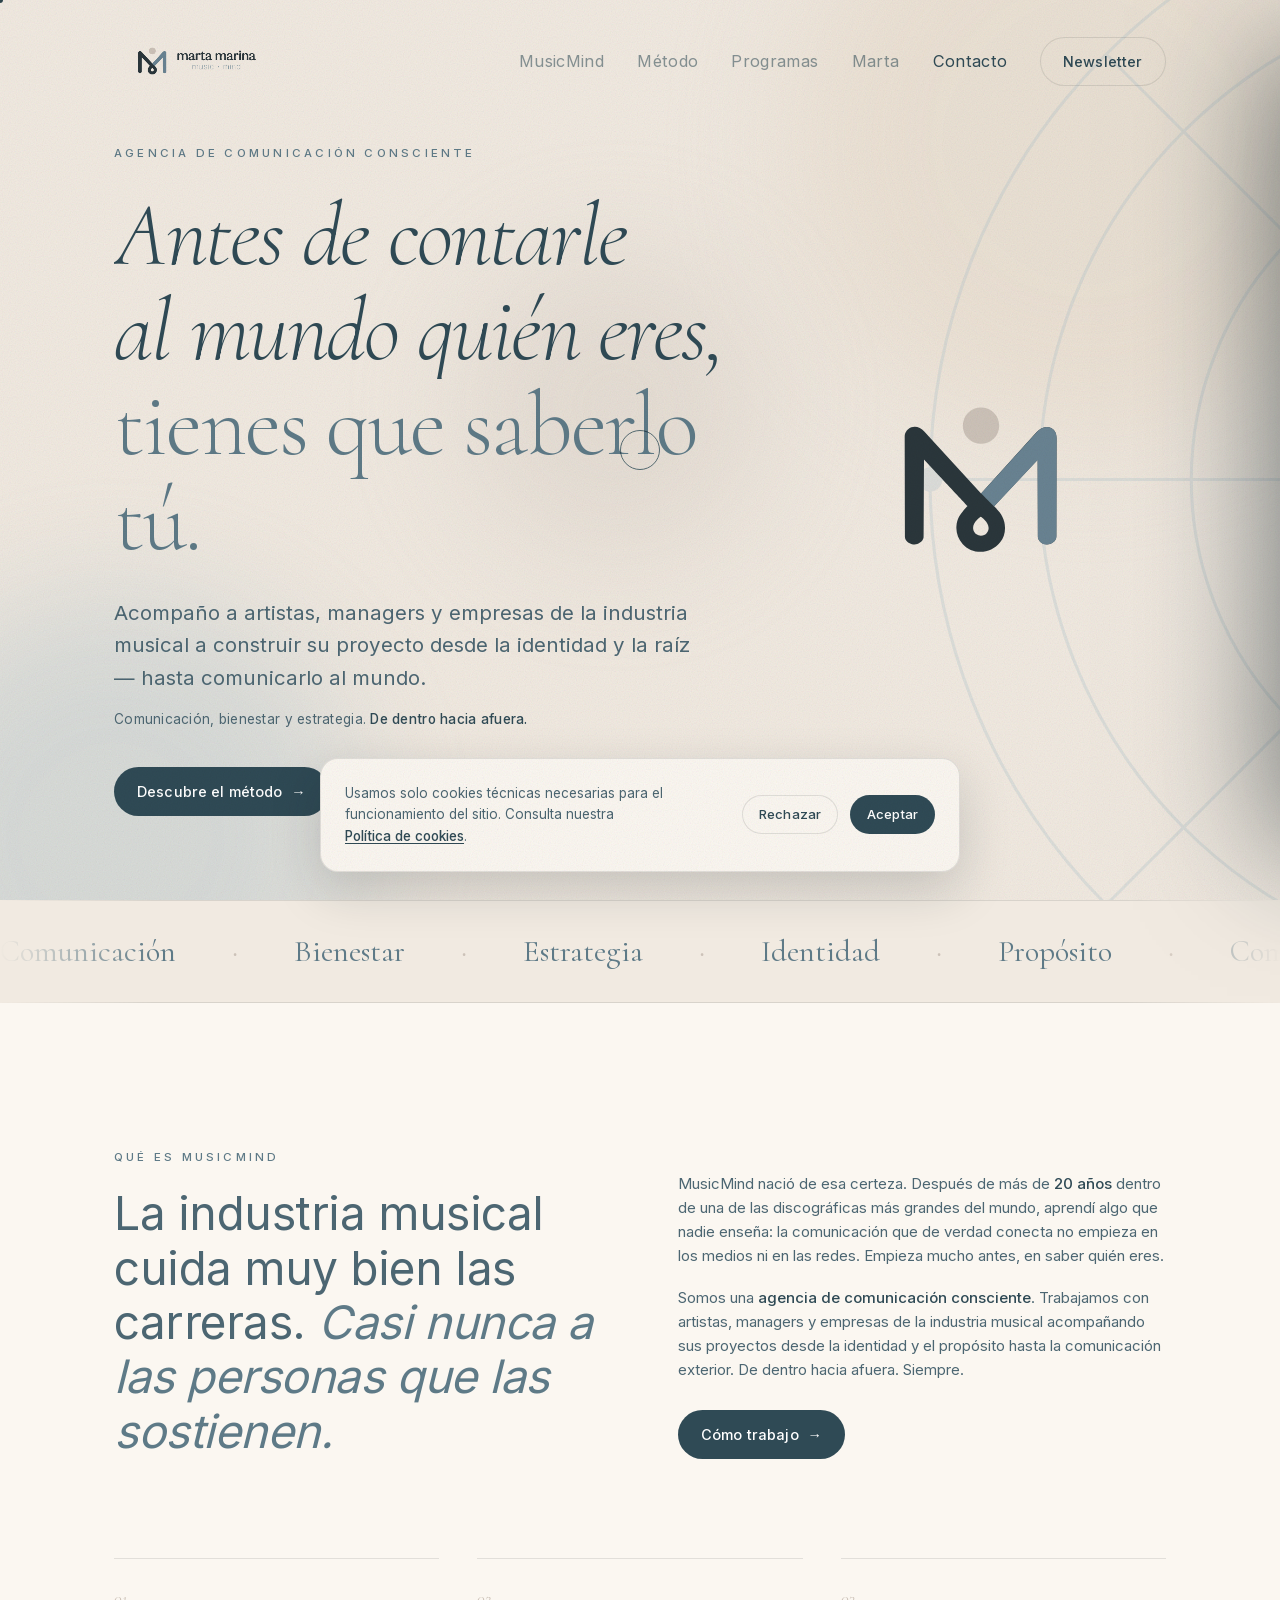
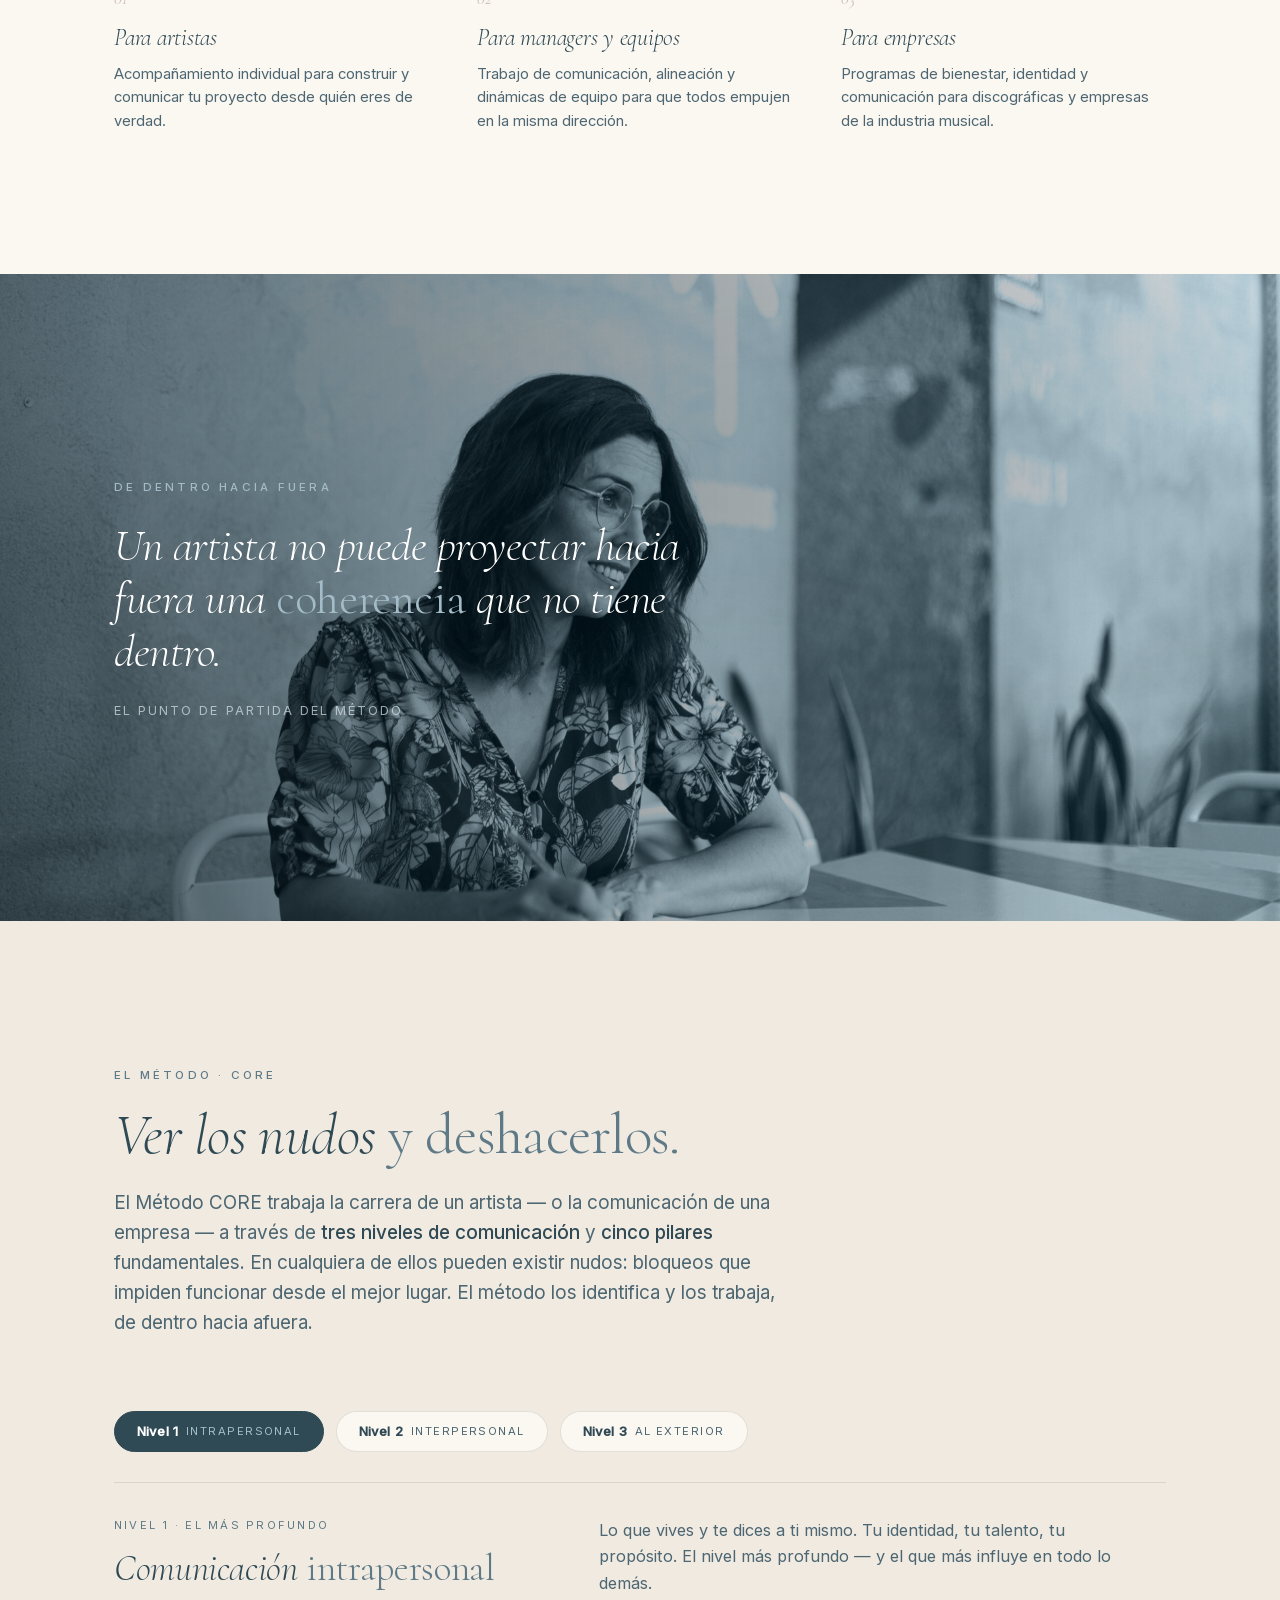
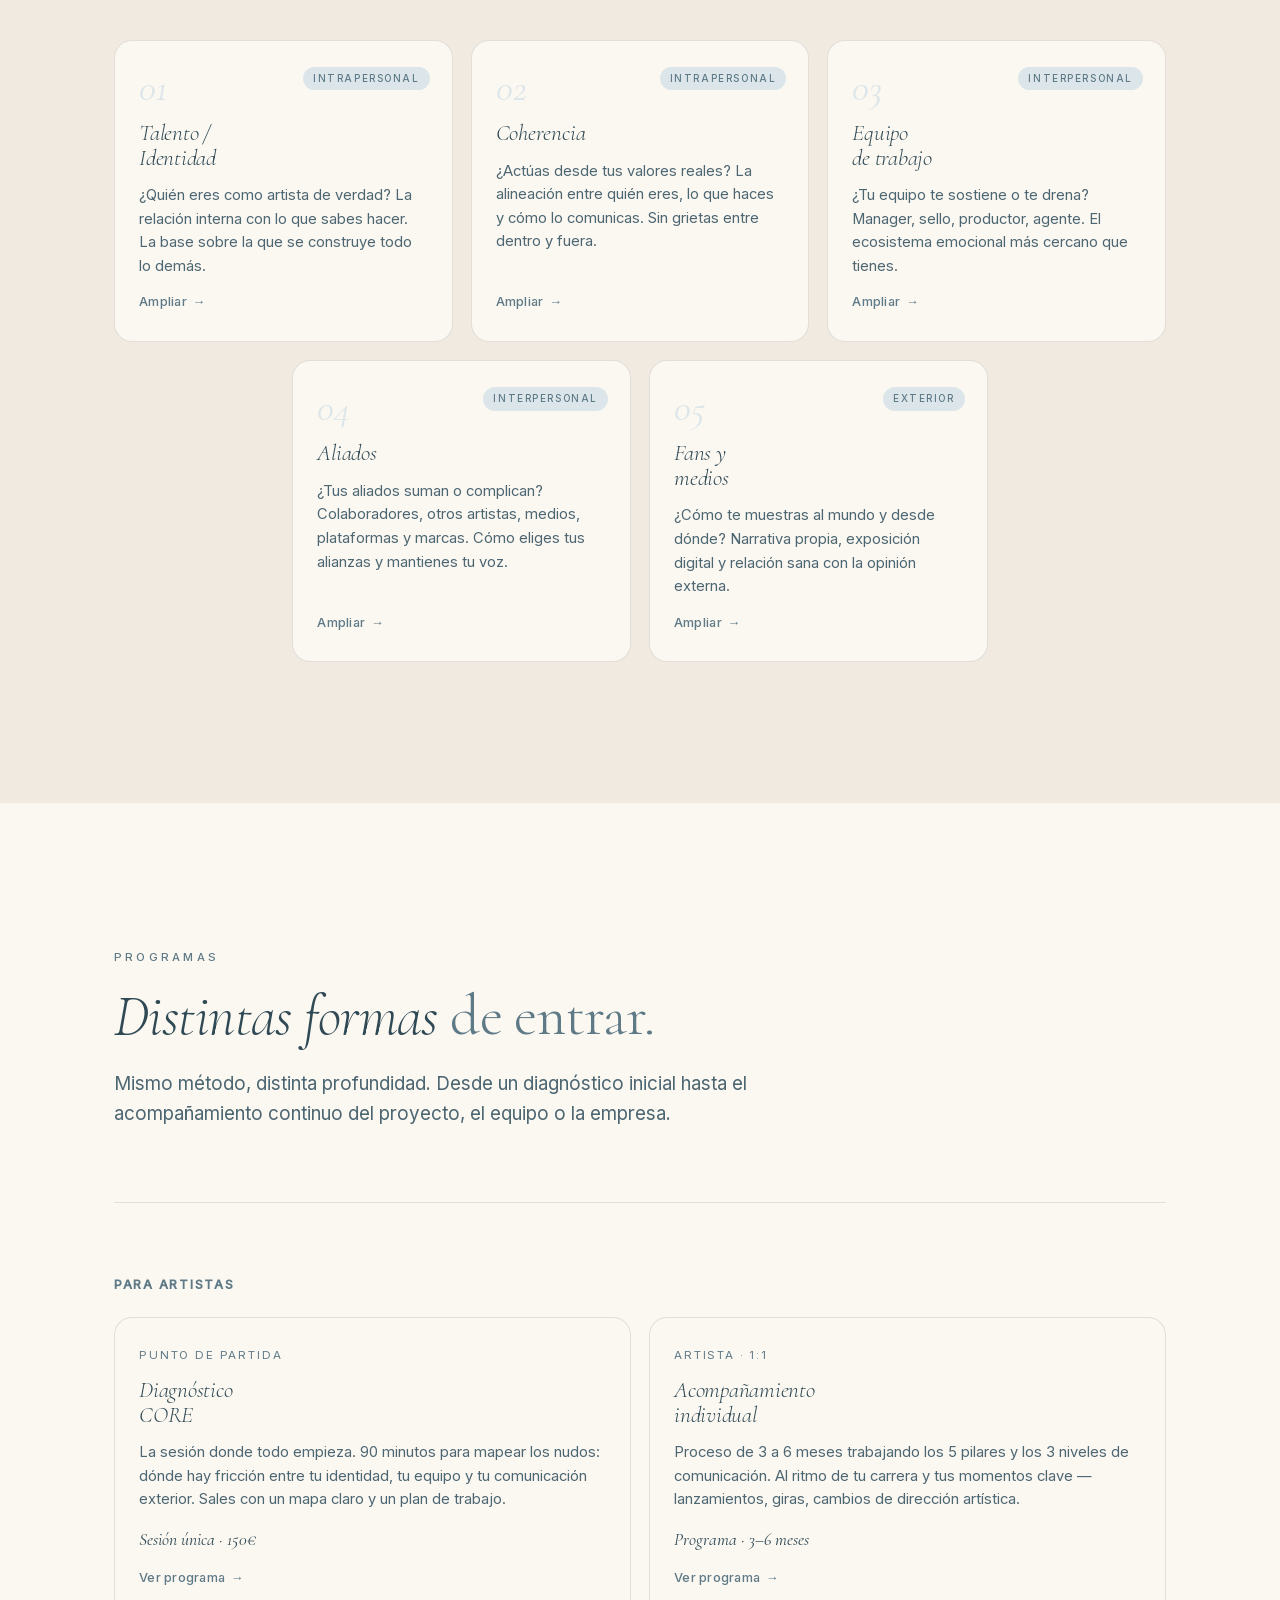
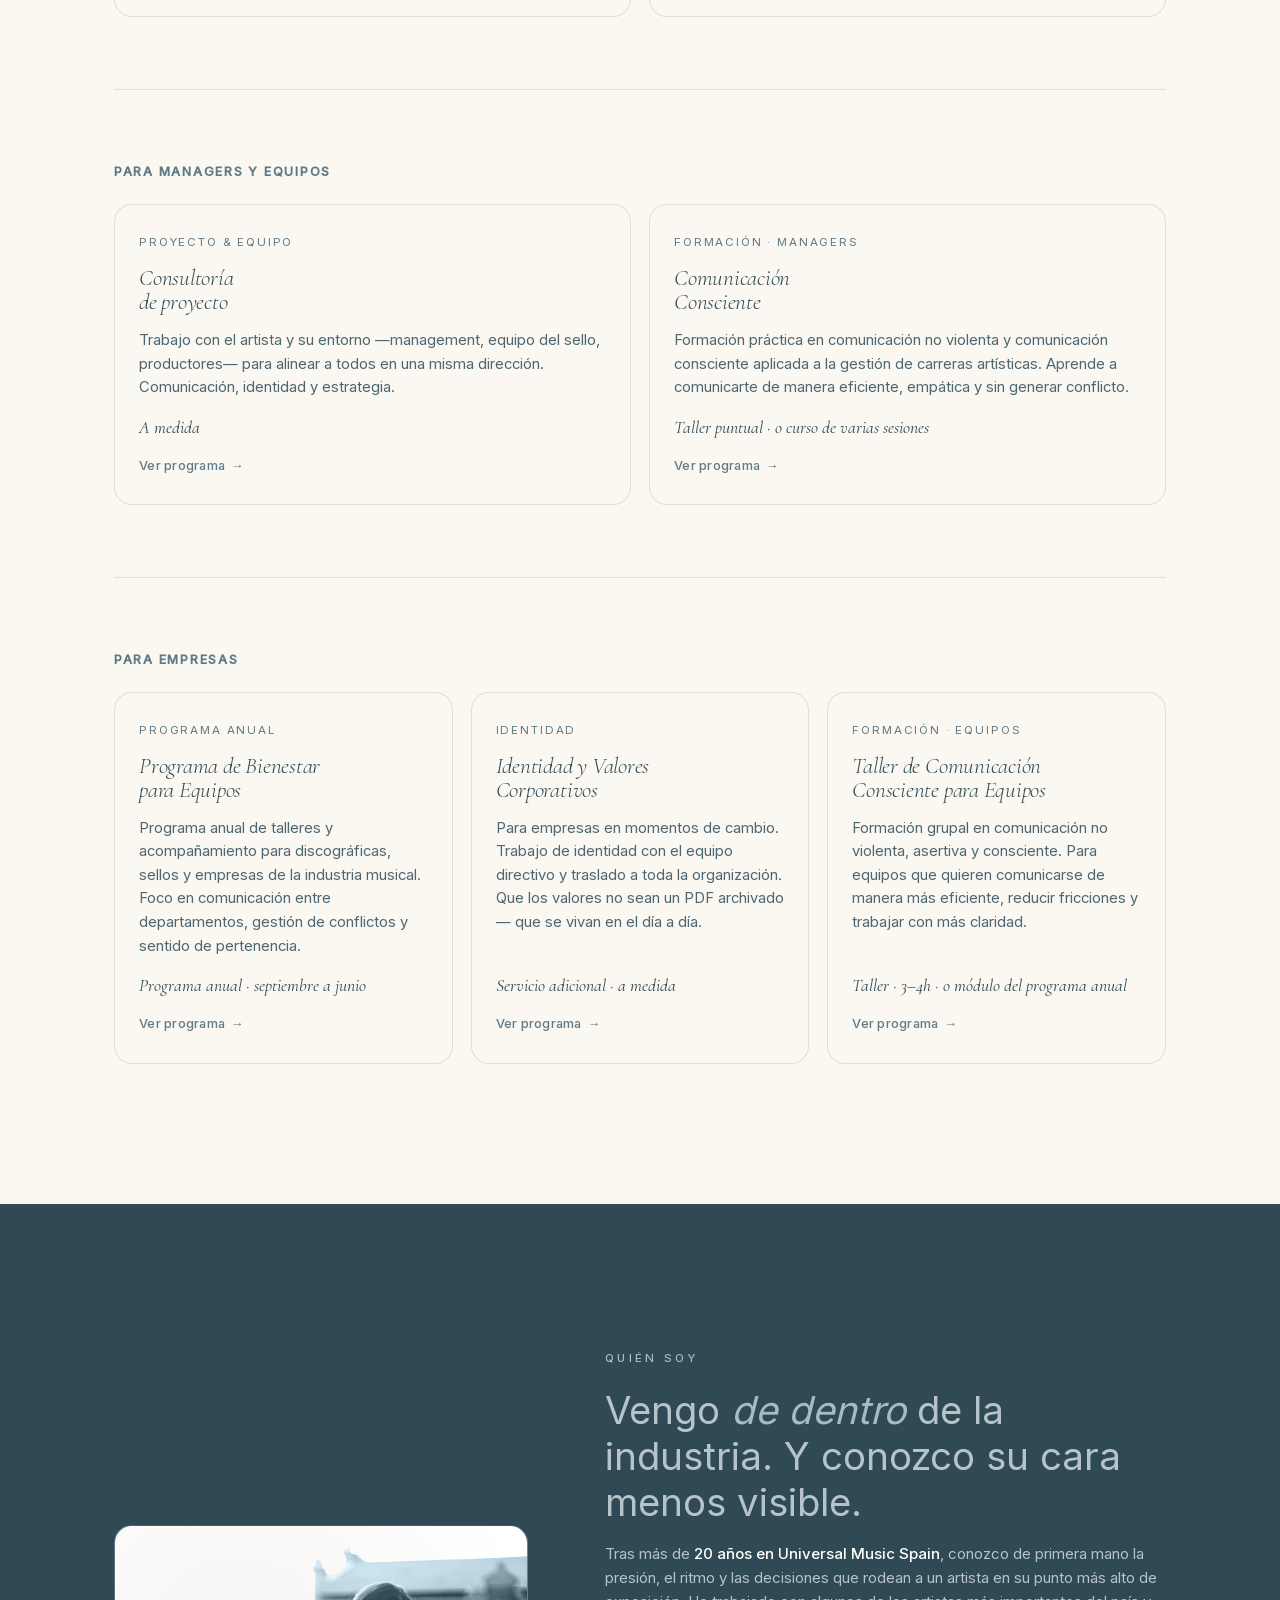
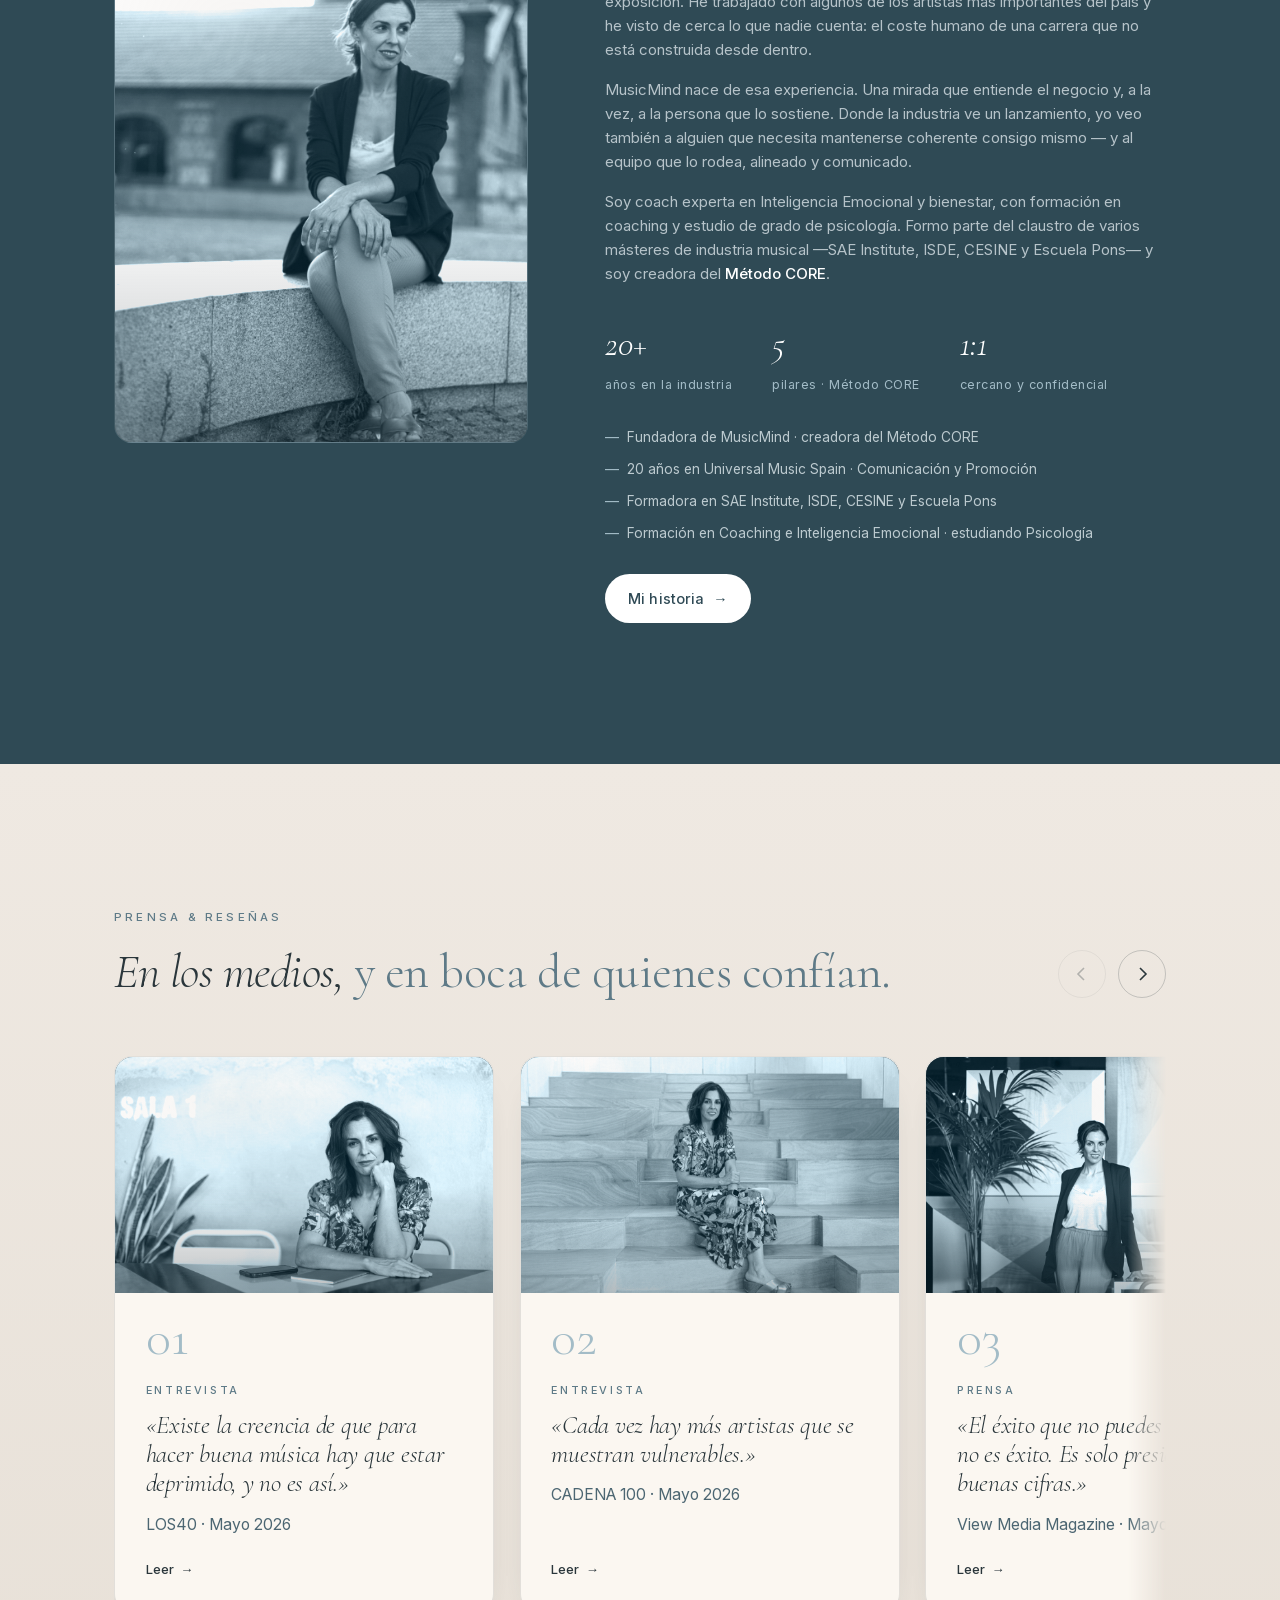
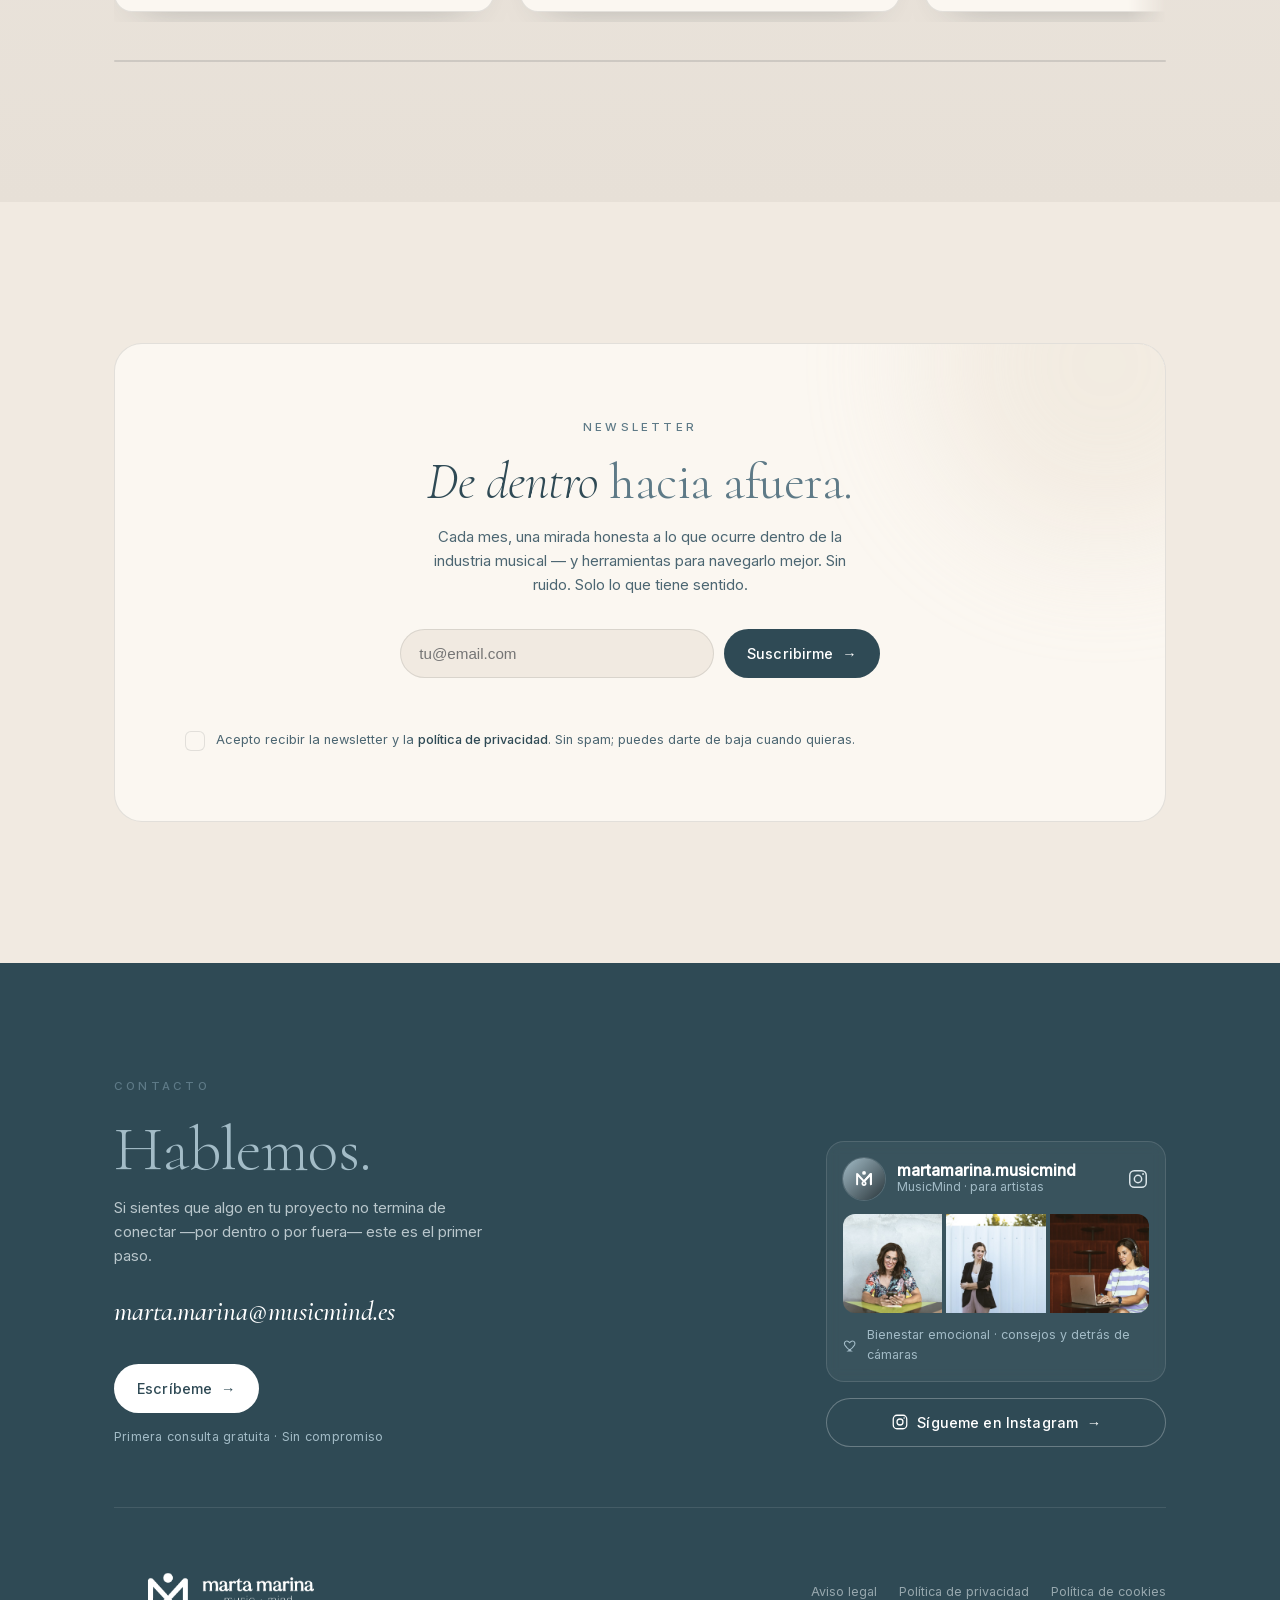
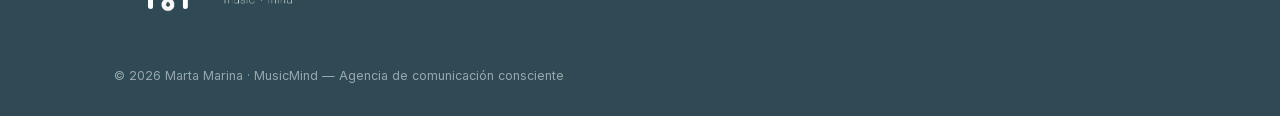
<file: v1-backup/index.html>
<!DOCTYPE html>
<html lang="es">
<head>
<meta charset="UTF-8">
<meta name="viewport" content="width=device-width, initial-scale=1">
<title>Marta Marina · MusicMind — Agencia de comunicación consciente</title>
<meta name="robots" content="noindex, nofollow">
<!-- backup de la versión anterior (v1), conservada al promover v2 a index.html -->
<meta name="description" content="MusicMind, de Marta Marina (20+ años en Universal Music): agencia de comunicación consciente para artistas, managers y empresas de la industria musical. Comunicación, bienestar y estrategia con el Método CORE — de dentro hacia afuera.">
<link rel="canonical" href="https://www.musicmind.es/">

<!-- Open Graph -->
<meta property="og:title" content="Marta Marina · MusicMind">
<meta property="og:description" content="Agencia de comunicación consciente para la industria musical. Comunicación, bienestar y estrategia. De dentro hacia afuera.">
<meta property="og:type" content="website">
<meta property="og:url" content="https://www.musicmind.es/">
<meta property="og:locale" content="es_ES">
<meta property="og:site_name" content="Marta Marina · MusicMind">
<meta property="og:image" content="https://www.musicmind.es/assets/logos/LOGO%20MM-01.png">
<meta property="og:image:alt" content="Marta Marina · MusicMind">

<!-- Twitter -->
<meta name="twitter:card" content="summary_large_image">
<meta name="twitter:title" content="Marta Marina · MusicMind">
<meta name="twitter:description" content="Agencia de comunicación consciente para la industria musical. Comunicación, bienestar y estrategia. De dentro hacia afuera.">
<meta name="twitter:image" content="https://www.musicmind.es/assets/logos/LOGO%20MM-01.png">

<meta name="theme-color" content="#2F4A55">

<link rel="icon" type="image/png" href="assets/logos/LOGO MM-01.png">
<link rel="stylesheet" href="css/style.css?v=20261007">

<!-- Structured data -->
<script type="application/ld+json">
{
  "@context": "https://schema.org",
  "@type": "ProfessionalService",
  "name": "Marta Marina · MusicMind",
  "description": "Agencia de comunicación consciente para artistas, managers y empresas de la industria musical. Comunicación, bienestar y estrategia con el Método CORE.",
  "url": "https://www.musicmind.es/",
  "image": "https://www.musicmind.es/assets/logos/LOGO%20MM-01.png",
  "email": "marta.marina@musicmind.es",
  "areaServed": "ES",
  "founder": {
    "@type": "Person",
    "name": "Marta Marina",
    "jobTitle": "Fundadora de MusicMind · creadora del Método CORE"
  },
  "sameAs": [
    "https://www.instagram.com/martamarina.musicmind/",
    "https://tiktok.com/"
  ]
}
</script>
</head>
<body>

<div class="progress" id="progress" aria-hidden="true"></div>
<div class="cursor" id="cursor" aria-hidden="true"></div>
<div class="cursor-dot" id="cursorDot" aria-hidden="true"></div>

<!-- ============ HEADER ============ -->
<header class="header" id="header">
  <nav class="nav">
    <a href="#top" class="nav__brand" aria-label="Marta Marina · MusicMind — inicio">
      <img class="nav__logo" src="assets/logos/LOGO MM-04.png" alt="Marta Marina · MusicMind">
    </a>

    <div class="nav__links" id="navLinks">
      <a href="#musicmind" class="navlink">MusicMind</a>
      <a href="#metodo" class="navlink">Método</a>
      <a href="#programas" class="navlink">Programas</a>
      <a href="#marta" class="navlink">Marta</a>
      <a href="#contacto" class="navlink">Contacto</a>
      <a href="#newsletter" class="btn btn--ghost" data-magnetic>Newsletter</a>
      <div class="nav__social">
        <a href="https://www.instagram.com/martamarina.musicmind/" target="_blank" rel="noopener" aria-label="Instagram">
          <svg viewBox="0 0 24 24" fill="none" stroke="currentColor" stroke-width="1.6"><rect x="3" y="3" width="18" height="18" rx="5"/><circle cx="12" cy="12" r="4"/><circle cx="17.5" cy="6.5" r="1" fill="currentColor" stroke="none"/></svg>
        </a>
        <a href="https://tiktok.com/" target="_blank" rel="noopener" aria-label="TikTok">
          <svg viewBox="0 0 24 24" fill="currentColor"><path d="M16.5 3c.3 2 1.5 3.4 3.5 3.6v2.5c-1.3.1-2.5-.3-3.6-.9v6.3c0 3.2-2.4 5.5-5.4 5.5C7.8 22 5.5 19.8 5.5 17c0-2.7 2.2-4.9 5-4.9.3 0 .6 0 .9.1v2.6c-.3-.1-.6-.2-.9-.2-1.3 0-2.3 1-2.3 2.3 0 1.3 1 2.3 2.3 2.3 1.4 0 2.5-1.1 2.5-2.7V3h3.5z"/></svg>
        </a>
        <a href="mailto:marta.marina@musicmind.es" aria-label="Email">
          <svg viewBox="0 0 24 24" fill="none" stroke="currentColor" stroke-width="1.6"><rect x="3" y="5" width="18" height="14" rx="2"/><path d="m3 7 9 6 9-6"/></svg>
        </a>
      </div>
    </div>

    <button class="nav__toggle" id="navToggle" aria-label="Abrir menú" aria-expanded="false">
      <span></span><span></span><span></span>
    </button>
  </nav>
</header>

<main id="top">

<!-- ============ HERO ============ -->
<section class="hero" id="hero">
  <div class="hero__bg" data-parallax-group>
    <span class="blob blob--1" data-parallax="0.06"></span>
    <span class="blob blob--2" data-parallax="0.1"></span>
    <span class="blob blob--3" data-parallax="0.16"></span>
  </div>

  <div class="wrap">
    <div class="hero__content">
      <div class="hero__eyebrow eyebrow hero__fade" data-d="1">Agencia de comunicación consciente</div>
      <h1>
        <span class="ln"><span>Antes de contarle</span></span>
        <span class="ln"><span>al mundo quién eres,</span></span>
        <span class="ln"><span><em>tienes que saberlo tú.</em></span></span>
      </h1>
      <p class="lead hero__sub hero__fade" data-d="2">
        Acompaño a artistas, managers y empresas de la industria musical a construir su
        proyecto desde la identidad y la raíz — hasta comunicarlo al mundo.
      </p>
      <p class="hero__note hero__fade" data-d="2">
        Comunicación, bienestar y estrategia. <b>De dentro hacia afuera.</b>
      </p>
      <div class="hero__cta hero__fade" data-d="3">
        <a href="#metodo" class="btn" data-magnetic>Descubre el método <span class="arrow">→</span></a>
        <button class="btn btn--ghost" data-modal="contact" data-magnetic>Hablemos</button>
      </div>
    </div>

    <div class="hero__symbol" aria-hidden="true">
      <div class="hero__rings">
        <svg viewBox="0 0 400 400" fill="none" stroke="currentColor" stroke-width="1">
          <circle cx="200" cy="200" r="62"/><circle cx="200" cy="200" r="112"/>
          <circle cx="200" cy="200" r="162"/><circle cx="200" cy="200" r="198"/>
          <line x1="200" y1="2" x2="200" y2="398"/><line x1="2" y1="200" x2="398" y2="200"/>
          <line x1="60" y1="60" x2="340" y2="340"/><line x1="340" y1="60" x2="60" y2="340"/>
          <circle cx="200" cy="2" r="4" fill="currentColor" stroke="none"/>
          <circle cx="398" cy="200" r="4" fill="currentColor" stroke="none"/>
          <circle cx="200" cy="398" r="4" fill="currentColor" stroke="none"/>
          <circle cx="2" cy="200" r="4" fill="currentColor" stroke="none"/>
        </svg>
      </div>
      <svg viewBox="0 0 160 160" xmlns="http://www.w3.org/2000/svg">
        <path class="sym-left" fill="#2A363B" d="M115.29,114.97l-.14-47.2-26.88,28.69c4.1,3.85,6.71,7.62,6.75,13.3.03,3.31-.93,6.23-3,8.88-5.97,7.66-17.3,7.72-23.19,1.03-2.62-2.98-4.01-6.72-3.81-10.57.31-5.89,3.22-8.78,6.86-12.89-.16-.19-26.84-28.7-26.84-28.7l-.24,47.58c0,2.38-1.83,3.85-3.94,4.63-2.72,1-7.59-.98-7.6-4.54l-.14-62.1c0-1.65,1.03-3.34,2.11-4.19,3.31-2.62,7.32-1.51,9.98,1.42l35.03,38.17,34.16-37.66c2.71-3.14,6.75-4.63,10.24-1.98,1.78,1.35,2.18,3.72,2.18,5.93l-.13,60.24c0,3.23-3.89,5.27-6.62,4.89-2.46-.35-4.8-2.11-4.81-4.92ZM80.09,102.94c-.41.02-4.93,3.38-4.76,7.07.1,2.28,1.64,3.77,3.35,4.34,1.96.65,4.01-.13,5.1-1.48,3.84-4.73-3.37-9.95-3.69-9.93Z"/>
        <path class="sym-right" fill="#698392" d="M115.29,115.01l-.14-47.2-26.88,28.69c-2.83-2.93-8-7.99-8-7.99l34.16-37.66c2.71-3.14,6.75-4.63,10.24-1.98,1.78,1.35,2.18,3.72,2.18,5.93l-.13,60.24c0,3.23-3.89,5.27-6.62,4.89-2.46-.35-4.8-2.11-4.81-4.92Z"/>
        <circle class="sym-dot" fill="#CCC2B8" cx="80.2" cy="46.68" r="11.23"/>
      </svg>
    </div>
  </div>

  <div class="scroll-cue"><span>scroll</span><span class="line"></span></div>
</section>

<!-- ============ MARQUEE ============ -->
<div class="marquee" aria-hidden="true">
  <div class="marquee__track">
    <span>Comunicación</span><span>Bienestar</span><span>Estrategia</span><span>Identidad</span><span>Propósito</span>
    <span>Comunicación</span><span>Bienestar</span><span>Estrategia</span><span>Identidad</span><span>Propósito</span>
  </div>
</div>

<!-- ============ MUSICMIND ============ -->
<section class="intro section-pad" id="musicmind">
  <div class="wrap">
    <div class="intro__grid">
      <div class="intro__col reveal">
        <span class="eyebrow eyebrow--spaced">Qué es MusicMind</span>
        <p class="intro__big">
          La industria musical cuida muy bien las carreras.
          <em>Casi nunca a las personas que las sostienen.</em>
        </p>
      </div>
      <div class="intro__col reveal" data-d="1">
        <p>
          MusicMind nació de esa certeza. Después de más de <b class="hl">20 años</b> dentro de una
          de las discográficas más grandes del mundo, aprendí algo que nadie enseña: la comunicación
          que de verdad conecta no empieza en los medios ni en las redes. Empieza mucho antes, en saber quién eres.
        </p>
        <p>
          Somos una <b class="hl">agencia de comunicación consciente</b>. Trabajamos con artistas, managers
          y empresas de la industria musical acompañando sus proyectos desde la identidad y el propósito
          hasta la comunicación exterior. De dentro hacia afuera. Siempre.
        </p>
        <button class="btn" data-modal="m-musicmind" data-magnetic>Cómo trabajo <span class="arrow">→</span></button>
      </div>
    </div>

    <div class="audiences reveal" data-d="2">
      <div class="aud">
        <span class="aud__k">01</span>
        <h3>Para artistas</h3>
        <p>Acompañamiento individual para construir y comunicar tu proyecto desde quién eres de verdad.</p>
      </div>
      <div class="aud">
        <span class="aud__k">02</span>
        <h3>Para managers y equipos</h3>
        <p>Trabajo de comunicación, alineación y dinámicas de equipo para que todos empujen en la misma dirección.</p>
      </div>
      <div class="aud">
        <span class="aud__k">03</span>
        <h3>Para empresas</h3>
        <p>Programas de bienestar, identidad y comunicación para discográficas y empresas de la industria musical.</p>
      </div>
    </div>
  </div>
</section>

<!-- ============ EDITORIAL BAND ============ -->
<section class="band dark" aria-label="Cita">
  <!-- Sustituir el src por una foto de ambiente (estudio, sala, luz). El duotono se aplica solo. -->
  <figure class="band__media media">
    <img src="assets/img/band-wide.jpg" alt="" aria-hidden="true" loading="lazy">
  </figure>
  <div class="wrap">
    <div class="band__inner reveal">
      <span class="eyebrow">De dentro hacia fuera</span>
      <p class="band__quote">
        Un artista no puede proyectar hacia fuera una <em>coherencia</em>
        que no tiene dentro.
      </p>
      <p class="band__cite">El punto de partida del método</p>
    </div>
  </div>
</section>

<!-- ============ MÉTODO · 5 PILARES ============ -->
<section class="section-pad" id="metodo">
  <div class="wrap">
    <div class="sec-head reveal">
      <span class="eyebrow">El método · CORE</span>
      <h2>Ver los nudos <em>y deshacerlos.</em></h2>
      <p>
        El Método CORE trabaja la carrera de un artista — o la comunicación de una empresa — a través
        de <b class="hl">tres niveles de comunicación</b> y <b class="hl">cinco pilares</b> fundamentales.
        En cualquiera de ellos pueden existir nudos: bloqueos que impiden funcionar desde el mejor lugar.
        El método los identifica y los trabaja, de dentro hacia afuera.
      </p>
    </div>

    <div class="levels reveal" data-d="1" id="levels">
      <div class="levels__pills" role="tablist" aria-label="Los tres niveles de comunicación">
        <button class="lvpill is-on" role="tab" aria-selected="true" id="lvtab-0" aria-controls="lvpanel-0" data-lv="0"><b>Nivel 1</b><span>Intrapersonal</span></button>
        <button class="lvpill" role="tab" aria-selected="false" id="lvtab-1" aria-controls="lvpanel-1" data-lv="1" tabindex="-1"><b>Nivel 2</b><span>Interpersonal</span></button>
        <button class="lvpill" role="tab" aria-selected="false" id="lvtab-2" aria-controls="lvpanel-2" data-lv="2" tabindex="-1"><b>Nivel 3</b><span>Al exterior</span></button>
      </div>
      <div class="levels__stage">
        <div class="lvpanel is-on" role="tabpanel" id="lvpanel-0" aria-labelledby="lvtab-0" data-lv="0">
          <div class="lvpanel__head">
            <span class="lvpanel__k">Nivel 1 · el más profundo</span>
            <h3>Comunicación <em>intrapersonal</em></h3>
          </div>
          <p>Lo que vives y te dices a ti mismo. Tu identidad, tu talento, tu propósito. El nivel más profundo — y el que más influye en todo lo demás.</p>
        </div>
        <div class="lvpanel" role="tabpanel" id="lvpanel-1" aria-labelledby="lvtab-1" data-lv="1" hidden>
          <div class="lvpanel__head">
            <span class="lvpanel__k">Nivel 2 · tu entorno</span>
            <h3>Comunicación <em>interpersonal</em></h3>
          </div>
          <p>Lo que ocurre entre tú y las personas de tu entorno. Tu equipo, tu management, tus aliados. Cómo te relacionas, pones límites y te comunicas con quienes tienes más cerca.</p>
        </div>
        <div class="lvpanel" role="tabpanel" id="lvpanel-2" aria-labelledby="lvtab-2" data-lv="2" hidden>
          <div class="lvpanel__head">
            <span class="lvpanel__k">Nivel 3 · el más visible</span>
            <h3>Comunicación <em>al exterior</em></h3>
          </div>
          <p>Lo que proyectas al mundo. Medios, redes, fans. La narrativa pública, la exposición digital y la relación con la opinión externa.</p>
        </div>
      </div>
    </div>

    <div class="cards cards--5">
      <button class="card reveal" data-modal="p1" data-d="1">
        <span class="card__index">01</span>
        <span class="card__level">Intrapersonal</span>
        <h3>Talento /<br>Identidad</h3>
        <p>¿Quién eres como artista de verdad? La relación interna con lo que sabes hacer. La base sobre la que se construye todo lo demás.</p>
        <span class="card__more">Ampliar <span class="arrow">→</span></span>
      </button>
      <button class="card reveal" data-modal="p2" data-d="2">
        <span class="card__index">02</span>
        <span class="card__level">Intrapersonal</span>
        <h3>Coherencia</h3>
        <p>¿Actúas desde tus valores reales? La alineación entre quién eres, lo que haces y cómo lo comunicas. Sin grietas entre dentro y fuera.</p>
        <span class="card__more">Ampliar <span class="arrow">→</span></span>
      </button>
      <button class="card reveal" data-modal="p3" data-d="3">
        <span class="card__index">03</span>
        <span class="card__level">Interpersonal</span>
        <h3>Equipo<br>de trabajo</h3>
        <p>¿Tu equipo te sostiene o te drena? Manager, sello, productor, agente. El ecosistema emocional más cercano que tienes.</p>
        <span class="card__more">Ampliar <span class="arrow">→</span></span>
      </button>
      <button class="card reveal" data-modal="p4" data-d="1">
        <span class="card__index">04</span>
        <span class="card__level">Interpersonal</span>
        <h3>Aliados</h3>
        <p>¿Tus aliados suman o complican? Colaboradores, otros artistas, medios, plataformas y marcas. Cómo eliges tus alianzas y mantienes tu voz.</p>
        <span class="card__more">Ampliar <span class="arrow">→</span></span>
      </button>
      <button class="card reveal" data-modal="p5" data-d="2">
        <span class="card__index">05</span>
        <span class="card__level">Exterior</span>
        <h3>Fans y<br>medios</h3>
        <p>¿Cómo te muestras al mundo y desde dónde? Narrativa propia, exposición digital y relación sana con la opinión externa.</p>
        <span class="card__more">Ampliar <span class="arrow">→</span></span>
      </button>
    </div>
  </div>
</section>

<!-- ============ PROGRAMAS ============ -->
<section class="prog section-pad" id="programas">
  <div class="wrap">
    <div class="sec-head reveal">
      <span class="eyebrow">Programas</span>
      <h2>Distintas formas <em>de entrar.</em></h2>
      <p>Mismo método, distinta profundidad. Desde un diagnóstico inicial hasta el acompañamiento continuo del proyecto, el equipo o la empresa.</p>
    </div>

    <div class="prog__block reveal">
      <span class="prog__block-label">Para artistas</span>
      <div class="cards cards--2">
        <button class="card reveal" data-modal="prog1" data-d="1">
          <span class="card__tag">Punto de partida</span>
          <h3>Diagnóstico<br>CORE</h3>
          <p>La sesión donde todo empieza. 90 minutos para mapear los nudos: dónde hay fricción entre tu identidad, tu equipo y tu comunicación exterior. Sales con un mapa claro y un plan de trabajo.</p>
          <span class="card__price">Sesión única · 150€</span>
          <span class="card__more">Ver programa <span class="arrow">→</span></span>
        </button>
        <button class="card reveal" data-modal="prog2" data-d="2">
          <span class="card__tag">Artista · 1:1</span>
          <h3>Acompañamiento<br>individual</h3>
          <p>Proceso de 3 a 6 meses trabajando los 5 pilares y los 3 niveles de comunicación. Al ritmo de tu carrera y tus momentos clave — lanzamientos, giras, cambios de dirección artística.</p>
          <span class="card__price">Programa · 3–6 meses</span>
          <span class="card__more">Ver programa <span class="arrow">→</span></span>
        </button>
      </div>
    </div>

    <div class="prog__block reveal">
      <span class="prog__block-label">Para managers y equipos</span>
      <div class="cards cards--2">
        <button class="card reveal" data-modal="prog3" data-d="1">
          <span class="card__tag">Proyecto &amp; equipo</span>
          <h3>Consultoría<br>de proyecto</h3>
          <p>Trabajo con el artista y su entorno —management, equipo del sello, productores— para alinear a todos en una misma dirección. Comunicación, identidad y estrategia.</p>
          <span class="card__price">A medida</span>
          <span class="card__more">Ver programa <span class="arrow">→</span></span>
        </button>
        <button class="card reveal" data-modal="prog4" data-d="2">
          <span class="card__tag">Formación · managers</span>
          <h3>Comunicación<br>Consciente</h3>
          <p>Formación práctica en comunicación no violenta y comunicación consciente aplicada a la gestión de carreras artísticas. Aprende a comunicarte de manera eficiente, empática y sin generar conflicto.</p>
          <span class="card__price">Taller puntual · o curso de varias sesiones</span>
          <span class="card__more">Ver programa <span class="arrow">→</span></span>
        </button>
      </div>
    </div>

    <div class="prog__block reveal">
      <span class="prog__block-label">Para empresas</span>
      <div class="cards cards--3">
        <button class="card reveal" data-modal="prog5" data-d="1">
          <span class="card__tag">Programa anual</span>
          <h3>Programa de Bienestar<br>para Equipos</h3>
          <p>Programa anual de talleres y acompañamiento para discográficas, sellos y empresas de la industria musical. Foco en comunicación entre departamentos, gestión de conflictos y sentido de pertenencia.</p>
          <span class="card__price">Programa anual · septiembre a junio</span>
          <span class="card__more">Ver programa <span class="arrow">→</span></span>
        </button>
        <button class="card reveal" data-modal="prog6" data-d="2">
          <span class="card__tag">Identidad</span>
          <h3>Identidad y Valores<br>Corporativos</h3>
          <p>Para empresas en momentos de cambio. Trabajo de identidad con el equipo directivo y traslado a toda la organización. Que los valores no sean un PDF archivado — que se vivan en el día a día.</p>
          <span class="card__price">Servicio adicional · a medida</span>
          <span class="card__more">Ver programa <span class="arrow">→</span></span>
        </button>
        <button class="card reveal" data-modal="prog7" data-d="3">
          <span class="card__tag">Formación · equipos</span>
          <h3>Taller de Comunicación<br>Consciente para Equipos</h3>
          <p>Formación grupal en comunicación no violenta, asertiva y consciente. Para equipos que quieren comunicarse de manera más eficiente, reducir fricciones y trabajar con más claridad.</p>
          <span class="card__price">Taller · 3–4h · o módulo del programa anual</span>
          <span class="card__more">Ver programa <span class="arrow">→</span></span>
        </button>
      </div>
    </div>
  </div>
</section>

<!-- ============ MARTA (dark) ============ -->
<section class="dark section-pad" id="marta">
  <div class="wrap">
    <div class="marta__grid">
      <figure class="marta__portrait media reveal">
        <img src="assets/img/marta-portrait.jpg" alt="Retrato de Marta Marina" loading="lazy">
      </figure>
      <div class="marta__col reveal" data-d="1">
        <span class="eyebrow">Quién soy</span>
        <p class="marta__big mt-18">
          Vengo <em>de dentro</em> de la industria. Y conozco su cara menos visible.
        </p>
        <p>
          Tras más de <b class="hl">20 años en Universal Music Spain</b>, conozco de primera mano la presión,
          el ritmo y las decisiones que rodean a un artista en su punto más alto de exposición. He trabajado
          con algunos de los artistas más importantes del país y he visto de cerca lo que nadie cuenta:
          el coste humano de una carrera que no está construida desde dentro.
        </p>
        <p>
          MusicMind nace de esa experiencia. Una mirada que entiende el negocio y, a la vez, a la persona
          que lo sostiene. Donde la industria ve un lanzamiento, yo veo también a alguien que necesita
          mantenerse coherente consigo mismo — y al equipo que lo rodea, alineado y comunicado.
        </p>
        <p>
          Soy coach experta en Inteligencia Emocional y bienestar, con formación en coaching y estudio de
          grado de psicología. Formo parte del claustro de varios másteres de industria musical
          —SAE Institute, ISDE, CESINE y Escuela Pons— y soy creadora del <b class="hl">Método CORE</b>.
        </p>
        <div class="marta__stats">
          <div class="st"><b>20+</b><span>años en la industria</span></div>
          <div class="st"><b>5</b><span>pilares · Método CORE</span></div>
          <div class="st"><b>1:1</b><span>cercano y confidencial</span></div>
        </div>
        <ul class="marta__creds">
          <li>Fundadora de MusicMind · creadora del Método CORE</li>
          <li>20 años en Universal Music Spain · Comunicación y Promoción</li>
          <li>Formadora en SAE Institute, ISDE, CESINE y Escuela Pons</li>
          <li>Formación en Coaching e Inteligencia Emocional · estudiando Psicología</li>
        </ul>
        <button class="btn btn--light" data-modal="m-marta" data-magnetic>Mi historia <span class="arrow">→</span></button>
      </div>
    </div>
  </div>
</section>

<!-- ============ PRENSA & RESEÑAS (carrusel) ============ -->
<section class="carousel section-pad" id="story" aria-label="Prensa y reseñas">
  <div class="wrap">
    <div class="carousel__head reveal">
      <div class="carousel__intro">
        <span class="eyebrow eyebrow--spaced">Prensa &amp; reseñas</span>
        <h2>En los medios, <em>y en boca de quienes confían.</em></h2>
      </div>
      <div class="carousel__ctrl">
        <button type="button" class="carousel__arrow" id="carPrev" aria-label="Anterior" disabled>
          <svg width="16" height="16" viewBox="0 0 16 16" fill="none" stroke="currentColor" stroke-width="1.6"><path d="M10 2 4 8l6 6"/></svg>
        </button>
        <button type="button" class="carousel__arrow" id="carNext" aria-label="Siguiente">
          <svg width="16" height="16" viewBox="0 0 16 16" fill="none" stroke="currentColor" stroke-width="1.6"><path d="M6 2l6 6-6 6"/></svg>
        </button>
      </div>
    </div>

    <div class="carousel__viewport reveal" data-d="1" role="region" aria-label="Tarjetas — desliza para navegar">
      <ul class="carousel__track" id="carTrack" tabindex="0" role="list">
        <li class="c-card">
          <figure class="c-card__media media"><img src="assets/img/car-1.jpg" alt="" aria-hidden="true" loading="lazy"></figure>
          <span class="c-card__index">01</span>
          <span class="c-card__tag">Entrevista</span>
          <h3 class="c-card__title">«Existe la creencia de que para hacer buena música hay que estar deprimido, y no es así.»</h3>
          <p class="c-card__text">LOS40 · Mayo 2026</p>
          <span class="c-card__meta">Leer <span class="arrow">→</span></span>
          <button type="button" class="c-card__link" data-modal="story1" aria-label="Abrir entrevista en LOS40"></button>
        </li>
        <li class="c-card">
          <figure class="c-card__media media"><img src="assets/img/car-2.jpg" alt="" aria-hidden="true" loading="lazy"></figure>
          <span class="c-card__index">02</span>
          <span class="c-card__tag">Entrevista</span>
          <h3 class="c-card__title">«Cada vez hay más artistas que se muestran vulnerables.»</h3>
          <p class="c-card__text">CADENA 100 · Mayo 2026</p>
          <span class="c-card__meta">Leer <span class="arrow">→</span></span>
          <button type="button" class="c-card__link" data-modal="story2" aria-label="Abrir entrevista en CADENA 100"></button>
        </li>
        <li class="c-card">
          <figure class="c-card__media media"><img src="assets/img/car-3.jpg" alt="" aria-hidden="true" loading="lazy"></figure>
          <span class="c-card__index">03</span>
          <span class="c-card__tag">Prensa</span>
          <h3 class="c-card__title">«El éxito que no puedes disfrutar no es éxito. Es solo presión con buenas cifras.»</h3>
          <p class="c-card__text">View Media Magazine · Mayo 2026</p>
          <span class="c-card__meta">Leer <span class="arrow">→</span></span>
          <button type="button" class="c-card__link" data-modal="story3" aria-label="Abrir reportaje en View Media Magazine"></button>
        </li>
        <li class="c-card">
          <figure class="c-card__media media"><img src="assets/img/car-4.jpg" alt="" aria-hidden="true" loading="lazy"></figure>
          <span class="c-card__index">04</span>
          <span class="c-card__tag">Reportaje</span>
          <h3 class="c-card__title">La mujer en la industria musical: más presencia, más referentes y los mismos retos</h3>
          <p class="c-card__text">CADENA 100 · Julio 2026</p>
          <span class="c-card__meta">Leer <span class="arrow">→</span></span>
          <button type="button" class="c-card__link" data-modal="story4" aria-label="Abrir reportaje en CADENA 100"></button>
        </li>
        <li class="c-card">
          <figure class="c-card__media media"><img src="assets/img/car-5.jpg" alt="" aria-hidden="true" loading="lazy"></figure>
          <span class="c-card__index">05</span>
          <span class="c-card__tag">Reseña</span>
          <h3 class="c-card__title">«Me devolvió el control de mi propia narrativa.»</h3>
          <p class="c-card__text">— Nombre del artista · cliente de mentoring 1:1</p>
          <span class="c-card__meta">Leer <span class="arrow">→</span></span>
          <button type="button" class="c-card__link" data-modal="story5" aria-label="Abrir reseña 05"></button>
        </li>
      </ul>
    </div>

    <div class="carousel__progress" aria-hidden="true"><span id="carBar"></span></div>
  </div>
</section>

<!-- ============ NEWSLETTER ============ -->
<section class="news section-pad" id="newsletter">
  <div class="wrap">
    <div class="news__card reveal">
      <span class="blob blob--1" aria-hidden="true"></span>
      <span class="eyebrow">Newsletter</span>
      <h2>De dentro <em>hacia afuera.</em></h2>
      <p>Cada mes, una mirada honesta a lo que ocurre dentro de la industria musical — y herramientas para navegarlo mejor. Sin ruido. Solo lo que tiene sentido.</p>
      <form class="news__form" id="newsForm" novalidate>
        <input type="email" name="email" id="newsEmail" placeholder="tu@email.com" required autocomplete="email" aria-label="Tu email">
        <button type="submit" class="btn" data-magnetic id="newsBtn">Suscribirme <span class="arrow">→</span></button>
      </form>
      <div class="news__msg" id="newsMsg" role="status" aria-live="polite"></div>
      <label class="check check--news">
        <input type="checkbox" id="newsConsent" name="consent" required>
        <span class="check__box" aria-hidden="true"></span>
        <span class="check__text">Acepto recibir la newsletter y la <button type="button" class="link-underline" data-modal="privacy">política de privacidad</button>. Sin spam; puedes darte de baja cuando quieras.</span>
      </label>
    </div>
  </div>
</section>

</main>

<!-- ============ FOOTER / CONTACTO ============ -->
<footer class="footer" id="contacto">
  <div class="wrap">
    <div class="footer__top">
      <div class="footer__cta reveal">
        <span class="eyebrow">Contacto</span>
        <h2 class="mt-18"><em>Hablemos.</em></h2>
        <p class="footer__lead">Si sientes que algo en tu proyecto no termina de conectar —por dentro o por fuera— este es el primer paso.</p>
        <a href="mailto:marta.marina@musicmind.es" class="email link-underline">marta.marina@musicmind.es</a>
        <div class="mt-28">
          <button class="btn btn--light" data-modal="contact" data-magnetic>Escríbeme <span class="arrow">→</span></button>
          <p class="footer__free">Primera consulta gratuita · Sin compromiso</p>
        </div>
      </div>
      <div class="footer__social reveal" data-d="1">
        <a class="ig-card" href="https://www.instagram.com/martamarina.musicmind/" target="_blank" rel="noopener" aria-label="Sígueme en Instagram">
          <div class="ig-card__head">
            <span class="ig-card__avatar"><img src="assets/logos/LOGO MM-06.svg" alt=""></span>
            <span class="ig-card__meta">
              <b>martamarina.musicmind</b>
              <small>MusicMind · para artistas</small>
            </span>
            <svg class="ig-card__glyph" viewBox="0 0 24 24" fill="none" stroke="currentColor" stroke-width="1.6" aria-hidden="true"><rect x="3" y="3" width="18" height="18" rx="5"/><circle cx="12" cy="12" r="4"/><circle cx="17.5" cy="6.5" r="1" fill="currentColor" stroke="none"/></svg>
          </div>
          <div class="ig-card__grid" aria-hidden="true">
            <img src="assets/img/ig-1.jpg" alt="" loading="lazy">
            <img src="assets/img/ig-2.jpg" alt="" loading="lazy">
            <img src="assets/img/ig-3.jpg" alt="" loading="lazy">
          </div>
          <div class="ig-card__foot">
            <svg viewBox="0 0 24 24" fill="none" stroke="currentColor" stroke-width="1.7" aria-hidden="true"><path d="M12 21s-7-4.6-9.3-9C1.4 9.3 2.6 6 5.8 6c1.9 0 3.2 1.4 4.2 2.6C11 7.4 12.3 6 14.2 6c3.2 0 4.4 3.3 3.1 6-2.3 4.4-9.3 9-9.3 9z"/></svg>
            <span>Bienestar emocional · consejos y detrás de cámaras</span>
          </div>
        </a>
        <a class="btn btn--ig" href="https://www.instagram.com/martamarina.musicmind/" target="_blank" rel="noopener">
          <svg viewBox="0 0 24 24" fill="none" stroke="currentColor" stroke-width="1.7" aria-hidden="true"><rect x="3" y="3" width="18" height="18" rx="5"/><circle cx="12" cy="12" r="4"/><circle cx="17.5" cy="6.5" r="1" fill="currentColor" stroke="none"/></svg>
          Sígueme en Instagram <span class="arrow">→</span>
        </a>
      </div>
    </div>
    <div class="footer__bottom">
      <div class="footer__brand">
        <img class="footer__logo" src="assets/logos/LOGO MM-05.png" alt="Marta Marina · MusicMind">
      </div>
      <nav class="footer__legal" aria-label="Enlaces legales">
        <button type="button" data-modal="legal">Aviso legal</button>
        <button type="button" data-modal="privacy">Política de privacidad</button>
        <button type="button" data-modal="cookies">Política de cookies</button>
      </nav>
      <span>© <span id="year"></span> Marta Marina · MusicMind — Agencia de comunicación consciente</span>
    </div>
  </div>
</footer>

<!-- ============ COOKIE CONSENT ============ -->
<div class="cookie" id="cookie" role="dialog" aria-live="polite" aria-label="Aviso de cookies" hidden>
  <p class="cookie__text">Usamos solo cookies técnicas necesarias para el funcionamiento del sitio. Consulta nuestra <button type="button" class="cookie__link" data-modal="cookies">Política de cookies</button>.</p>
  <div class="cookie__actions">
    <button type="button" class="btn btn--ghost" id="cookieReject">Rechazar</button>
    <button type="button" class="btn" id="cookieAccept">Aceptar</button>
  </div>
</div>

<!-- ============ NEWSLETTER POP-UP ============ -->
<aside class="nlpop" id="nlPop" role="dialog" aria-label="Suscríbete a la newsletter" hidden>
  <button type="button" class="nlpop__close" id="nlPopClose" aria-label="Cerrar">
    <svg width="15" height="15" viewBox="0 0 16 16" fill="none" stroke="currentColor" stroke-width="1.7"><path d="M2 2l12 12M14 2L2 14"/></svg>
  </button>
  <span class="eyebrow">Newsletter</span>
  <h3 class="nlpop__title">De dentro <em>hacia afuera.</em></h3>
  <p class="nlpop__text">Cada mes, una mirada honesta a lo que ocurre dentro de la industria musical — y herramientas para navegarlo mejor. Sin ruido, sin spam.</p>
  <form class="nlpop__form" id="nlPopForm" novalidate>
    <input type="email" id="nlPopEmail" name="email" placeholder="tu@email.com" required autocomplete="email" aria-label="Tu email">
    <button type="submit" class="btn" id="nlPopBtn">Suscribirme <span class="arrow">→</span></button>
  </form>
  <label class="nlpop__check">
    <input type="checkbox" id="nlPopConsent" name="consent" required>
    <span>Acepto recibir la newsletter y la <button type="button" class="link-underline" data-modal="privacy">política de privacidad</button>.</span>
  </label>
  <div class="nlpop__msg" id="nlPopMsg" role="status" aria-live="polite"></div>
</aside>

<!-- ============ OVERLAY + MODAL ============ -->
<div class="overlay" id="overlay"></div>
<div class="modal-wrap" id="modalWrap">
  <div class="modal" id="modal" role="dialog" aria-modal="true" tabindex="-1">
    <button class="modal__close" id="modalClose" aria-label="Cerrar">
      <svg width="16" height="16" viewBox="0 0 16 16" fill="none" stroke="currentColor" stroke-width="1.7"><path d="M2 2l12 12M14 2L2 14"/></svg>
    </button>
    <aside class="modal__aside" id="modalAside"></aside>
    <div class="modal__main">
      <div class="modal__body" id="modalBody"></div>
      <div class="modal__foot" id="modalFoot"></div>
    </div>
  </div>
</div>

<!-- ============ DRAWER CONTENT (templates) ============ -->
<div id="content-store" hidden>

  <template id="tpl-m-musicmind">
    <div data-eyebrow="MusicMind" data-foot='[{"t":"Quiero saber más","h":"#contacto","p":true},{"t":"Ver programas","h":"#programas"}]'>
      <h2 class="reveal-d">Cómo <em>trabajo.</em></h2>
      <p class="d-sub reveal-d">De lo interno a lo externo.</p>
      <p class="reveal-d">MusicMind parte de una idea simple: la comunicación que de verdad conecta no empieza en los medios ni en las redes, sino en saber quién eres. Empiezo, siempre, por la persona.</p>
      <p class="reveal-d">A partir de ahí ordeno el proyecto y el equipo alrededor de esa identidad, a través del <b>Método CORE</b>: tres niveles de comunicación y cinco pilares. No impongo un molde: revelo el que ya existe y le doy estructura.</p>
      <h4 class="reveal-d">En qué se diferencia</h4>
      <ul class="reveal-d">
        <li><b>Comunicación consciente.</b> Comunicación, bienestar y estrategia, no teoría de manual.</li>
        <li>Mirada de industria: más de 20 años dentro de Universal Music.</li>
        <li>Trabajo con artistas, managers <em>y</em> empresas de la industria musical.</li>
        <li>Confidencial y a medida. Cada proyecto, su propio ritmo.</li>
      </ul>
      <h4 class="reveal-d">Para quién</h4>
      <p class="reveal-d">Artistas, managers y empresas que sienten que su crecimiento externo va por delante de su claridad interna — y quieren comunicar desde un lugar más coherente.</p>
    </div>
  </template>

  <template id="tpl-m-marta">
    <div data-eyebrow="Quién soy" data-foot='[{"t":"Escríbeme","h":"#contacto","p":true}]'>
      <h2 class="reveal-d">Marta <em>Marina.</em></h2>
      <p class="d-sub reveal-d">De la industria, para la industria.</p>
      <figure class="media d-media reveal-d">
        <img src="assets/img/marta-modal.jpg" alt="Retrato de Marta Marina" loading="lazy">
      </figure>
      <p class="reveal-d">He vivido la música desde dentro. Tras más de <b>20 años en Universal Music Spain</b>, conozco de primera mano el negocio y la presión real que soporta un artista cuando todo a su alrededor acelera. He trabajado con algunos de los artistas más importantes del país.</p>
      <p class="reveal-d">Vi de cerca lo que nadie cuenta: el coste humano de una carrera que no está construida desde dentro. Y cómo, sin un trabajo interno, esa desconexión termina afectando también al proyecto y a su equipo.</p>
      <p class="reveal-d">MusicMind es mi respuesta: el <b>Método CORE</b>, que une la sensibilidad humana con el conocimiento del negocio. No para frenar la carrera, sino para que se sostenga en el tiempo.</p>
      <h4 class="reveal-d">Credenciales</h4>
      <ul class="reveal-d">
        <li>Fundadora de MusicMind y creadora del Método CORE.</li>
        <li>20 años en Universal Music Spain · Comunicación y Promoción.</li>
        <li>Formadora en SAE Institute, ISDE, CESINE y Escuela Pons.</li>
        <li>Coach experta en Inteligencia Emocional · estudiando Psicología.</li>
      </ul>

      <h4 class="reveal-d">En los medios</h4>
      <p class="reveal-d">Noticias, entrevistas y casos donde he compartido mi mirada sobre la industria y el bienestar del artista.</p>
      <!-- Añade aquí cada noticia o caso: duplica una fila .d-link y edita href, título y fuente. -->
      <div class="d-links reveal-d">
        <a class="d-link" href="https://los40.com/2026/05/21/asi-es-music-mindl-el-proyecto-que-pone-la-salud-mental-en-el-centro-de-la-industria-musical/" target="_blank" rel="noopener">
          <span class="d-link__txt"><b>Así es Music Mind, el proyecto que pone la salud mental en el centro de la industria musical</b><small>LOS40 · Mayo 2026</small></span>
          <svg viewBox="0 0 24 24" fill="none" stroke="currentColor" stroke-width="1.7" aria-hidden="true"><path d="M7 17 17 7M9 7h8v8"/></svg>
        </a>
        <a class="d-link" href="https://www.cadena100.es/musica/noticias/importancia-cuidar-salud-mental-industria-musical-marta-marina-creadora-music-mind-vez-hay-artistas-muestran-vulnerables-20260530_150754.html" target="_blank" rel="noopener">
          <span class="d-link__txt"><b>La importancia de cuidar la salud mental en la industria musical</b><small>CADENA 100 · Mayo 2026</small></span>
          <svg viewBox="0 0 24 24" fill="none" stroke="currentColor" stroke-width="1.7" aria-hidden="true"><path d="M7 17 17 7M9 7h8v8"/></svg>
        </a>
        <a class="d-link" href="https://viewmediamagazine.com/2026/05/15/nace-music-mind-el-primer-proyecto-en-espana-centrado-en-la-mentalidad-de-artistas-y-equipos/" target="_blank" rel="noopener">
          <span class="d-link__txt"><b>Nace Music Mind, el primer proyecto en España centrado en la mentalidad de artistas y equipos</b><small>View Media Magazine · Mayo 2026</small></span>
          <svg viewBox="0 0 24 24" fill="none" stroke="currentColor" stroke-width="1.7" aria-hidden="true"><path d="M7 17 17 7M9 7h8v8"/></svg>
        </a>
        <a class="d-link" href="https://www.cadena100.es/musica/noticias/mujer-industria-musical-presencia-referentes-retos-superar-20260725_153393.html" target="_blank" rel="noopener">
          <span class="d-link__txt"><b>La mujer en la industria musical: más presencia, más referentes y los mismos retos</b><small>CADENA 100 · Julio 2026</small></span>
          <svg viewBox="0 0 24 24" fill="none" stroke="currentColor" stroke-width="1.7" aria-hidden="true"><path d="M7 17 17 7M9 7h8v8"/></svg>
        </a>
      </div>
    </div>
  </template>

  <!-- Pillars -->
  <template id="tpl-p1">
    <div data-eyebrow="Pilar 01 · Intrapersonal" data-num="01" data-foot='[{"t":"Empezar por aquí","h":"#contacto","p":true}]'>
      <span class="d-num">01</span>
      <h2 class="reveal-d">Talento / Identidad</h2>
      <p class="d-sub reveal-d">¿Quién eres como artista de verdad?</p>
      <p class="reveal-d">La relación interna con lo que sabes hacer. Antes que el artista existe la persona: este pilar trabaja el núcleo, lo que te define más allá del personaje público y de la última métrica.</p>
      <p class="reveal-d">Es la base sobre la que se construye todo lo demás. Un talento reconocido y una identidad clara son el punto fijo desde el que se toma cualquier decisión.</p>
      <h4 class="reveal-d">Qué reviso</h4>
      <ul class="reveal-d">
        <li>Tu relación con tu propio talento y lo que sabes hacer.</li>
        <li>El relato propio frente al relato heredado o impuesto.</li>
        <li>Tu propósito real, más allá de los objetivos comerciales.</li>
      </ul>
    </div>
  </template>

  <template id="tpl-p2">
    <div data-eyebrow="Pilar 02 · Intrapersonal" data-num="02" data-foot='[{"t":"Empezar por aquí","h":"#contacto","p":true}]'>
      <span class="d-num">02</span>
      <h2 class="reveal-d">Coherencia</h2>
      <p class="d-sub reveal-d">¿Actúas desde tus valores reales?</p>
      <p class="reveal-d">La alineación entre quién eres, lo que haces y cómo lo comunicas. Cuando lo que muestras no coincide con lo que eres, aparece el desgaste —y el público, antes o después, lo percibe.</p>
      <p class="reveal-d">Este pilar cierra las grietas entre dentro y fuera: imagen, discurso, decisiones y presencia pública hablando un mismo idioma.</p>
      <h4 class="reveal-d">Qué reviso</h4>
      <ul class="reveal-d">
        <li>Si actúas desde tus valores reales o desde lo esperado.</li>
        <li>La distancia entre tu verdad y tu comunicación.</li>
        <li>Una presencia pública sostenible, no actuada.</li>
      </ul>
    </div>
  </template>

  <template id="tpl-p3">
    <div data-eyebrow="Pilar 03 · Interpersonal" data-num="03" data-foot='[{"t":"Empezar por aquí","h":"#contacto","p":true}]'>
      <span class="d-num">03</span>
      <h2 class="reveal-d">Equipo de trabajo</h2>
      <p class="d-sub reveal-d">¿Tu equipo te sostiene o te drena?</p>
      <p class="reveal-d">Manager, sello, productor, agente. El ecosistema emocional más cercano que tienes: el que puede sostener tu carrera o desgastarla en silencio.</p>
      <p class="reveal-d">Este pilar cuida las relaciones del proyecto: límites sanos, expectativas claras y una comunicación que no rompe el vínculo.</p>
      <h4 class="reveal-d">Qué reviso</h4>
      <ul class="reveal-d">
        <li>La salud de las relaciones dentro del proyecto.</li>
        <li>Límites y expectativas con management, sello y equipo.</li>
        <li>Cómo comunicar lo difícil sin romper el vínculo.</li>
      </ul>
    </div>
  </template>

  <template id="tpl-p4">
    <div data-eyebrow="Pilar 04 · Interpersonal" data-num="04" data-foot='[{"t":"Empezar por aquí","h":"#contacto","p":true}]'>
      <span class="d-num">04</span>
      <h2 class="reveal-d">Aliados</h2>
      <p class="d-sub reveal-d">¿Tus aliados suman o complican?</p>
      <p class="reveal-d">Colaboradores artísticos, otros artistas, medios, plataformas digitales, marcas. Las alianzas amplifican tu proyecto… o lo diluyen.</p>
      <p class="reveal-d">Este pilar trabaja cómo eliges tus alianzas y cómo mantienes tu voz dentro de ellas, sin perderte en lo que el otro espera.</p>
      <h4 class="reveal-d">Qué reviso</h4>
      <ul class="reveal-d">
        <li>Con quién te alías y por qué.</li>
        <li>Cómo mantener tu identidad dentro de cada colaboración.</li>
        <li>El coste de las alianzas que no suman.</li>
      </ul>
    </div>
  </template>

  <template id="tpl-p5">
    <div data-eyebrow="Pilar 05 · Exterior" data-num="05" data-foot='[{"t":"Empezar por aquí","h":"#contacto","p":true}]'>
      <span class="d-num">05</span>
      <h2 class="reveal-d">Fans y medios</h2>
      <p class="d-sub reveal-d">¿Cómo te muestras al mundo y desde dónde?</p>
      <p class="reveal-d">Tu comunidad. Narrativa propia, exposición digital y relación con la opinión externa. El nivel más visible — y el que solo funciona si los cuatro anteriores están en su sitio.</p>
      <p class="reveal-d">Este pilar convierte la claridad interna en una comunicación exterior coherente y una relación sana con fans, medios y redes.</p>
      <h4 class="reveal-d">Qué reviso</h4>
      <ul class="reveal-d">
        <li>Tu narrativa pública y desde dónde la construyes.</li>
        <li>Una exposición digital sostenible.</li>
        <li>Una relación sana con la opinión externa.</li>
      </ul>
    </div>
  </template>

  <!-- Programs -->
  <template id="tpl-prog1">
    <div data-eyebrow="Programa · Punto de partida" data-foot='[{"t":"Reservar diagnóstico","h":"#contacto","p":true}]'>
      <h2 class="reveal-d">Diagnóstico <em>CORE.</em></h2>
      <p class="d-sub reveal-d">La sesión donde todo empieza.</p>
      <p class="reveal-d">90 minutos para mapear los nudos: dónde hay fricción entre tu identidad, tu equipo y tu comunicación exterior. Sales con un mapa claro y un plan de trabajo.</p>
      <h4 class="reveal-d">Incluye</h4>
      <ul class="reveal-d">
        <li>Sesión de 90 minutos (online o presencial).</li>
        <li>Mapa del Método CORE (5 pilares · 3 niveles) aplicado a tu caso.</li>
        <li>Identificación de los principales nudos.</li>
        <li>Plan de trabajo y recomendación de siguiente paso.</li>
      </ul>
      <h4 class="reveal-d">Ideal si</h4>
      <p class="reveal-d">Sientes que algo no encaja pero no sabes ponerle nombre, y quieres una mirada externa antes de comprometerte con un proceso largo.</p>
      <p class="d-sub reveal-d">Sesión única · 150€</p>
    </div>
  </template>

  <template id="tpl-prog2">
    <div data-eyebrow="Programa · Artista 1:1" data-foot='[{"t":"Quiero el acompañamiento","h":"#contacto","p":true}]'>
      <h2 class="reveal-d">Acompañamiento <em>individual.</em></h2>
      <p class="d-sub reveal-d">El método completo, a tu ritmo.</p>
      <p class="reveal-d">Proceso de 3 a 6 meses trabajando los 5 pilares y los 3 niveles de comunicación. Al ritmo de tu carrera y tus momentos clave —lanzamientos, giras, cambios de dirección artística.</p>
      <h4 class="reveal-d">Incluye</h4>
      <ul class="reveal-d">
        <li>Sesiones individuales periódicas.</li>
        <li>Recorrido guiado por los 5 pilares y 3 niveles.</li>
        <li>Trabajo entre sesiones y seguimiento.</li>
        <li>Disponibilidad para decisiones clave.</li>
      </ul>
      <h4 class="reveal-d">Formato</h4>
      <p class="reveal-d">Programa de 3 a 6 meses. Online o presencial. El alcance se ajusta tras el Diagnóstico CORE.</p>
    </div>
  </template>

  <template id="tpl-contact">
    <div data-eyebrow="Contacto">
      <h2 class="reveal-d"><em>Hablemos.</em></h2>
      <p class="d-sub reveal-d">Si algo en tu proyecto no termina de conectar —por dentro o por fuera— este es el primer paso.</p>
      <p class="reveal-d">Rellena el formulario y te responderé personalmente. <b>Primera consulta gratuita · sin compromiso.</b> También puedes escribir directamente a <a class="link-underline" href="mailto:marta.marina@musicmind.es">marta.marina@musicmind.es</a>.</p>
      <form class="c-form reveal-d" id="contactForm" novalidate>
        <div class="row">
          <div>
            <label for="cName">Nombre</label>
            <input id="cName" name="name" type="text" autocomplete="name" placeholder="Tu nombre" required>
          </div>
          <div>
            <label for="cEmail">Email</label>
            <input id="cEmail" name="email" type="email" autocomplete="email" placeholder="tu@email.com" required>
          </div>
        </div>
        <div>
          <label for="cMsg">Mensaje</label>
          <textarea id="cMsg" name="message" placeholder="¿En qué te puedo ayudar?" required aria-describedby="cMsgNote"></textarea>
          <small class="c-note" id="cMsgNote">Cuéntame brevemente en qué te puedo ayudar. Por favor, no incluyas aquí información sobre tu salud: lo hablaremos con calma y de forma confidencial en la primera conversación.</small>
        </div>
        <label class="check">
          <input type="checkbox" id="cConsent" name="consent" required>
          <span class="check__box" aria-hidden="true"></span>
          <span class="check__text">He leído y acepto la <button type="button" class="link-underline" data-modal="privacy">política de privacidad</button> y el tratamiento de mis datos para responder a mi consulta.</span>
        </label>
        <details class="gdpr">
          <summary>Información básica sobre protección de datos</summary>
          <ul>
            <li><b>Responsable:</b> Marta Marina.</li>
            <li><b>Finalidad:</b> atender y responder tu consulta.</li>
            <li><b>Legitimación:</b> tu consentimiento.</li>
            <li><b>Destinatarios:</b> no se ceden datos a terceros salvo obligación legal.</li>
            <li><b>Derechos:</b> acceso, rectificación, supresión y otros escribiendo a <a class="link-underline" href="mailto:marta.marina@musicmind.es">marta.marina@musicmind.es</a>. Más información en la <button type="button" class="link-underline" data-modal="privacy">política de privacidad</button>.</li>
          </ul>
        </details>
        <div class="submit-row">
          <button type="submit" class="btn" id="contactBtn">Enviar mensaje <span class="arrow">→</span></button>
          <span class="c-msg" id="contactMsg" role="status" aria-live="polite"></span>
        </div>
      </form>
    </div>
  </template>

  <template id="tpl-legal">
    <div data-eyebrow="Legal">
      <h2 class="reveal-d">Aviso <em>legal.</em></h2>
      <p class="d-sub reveal-d">Información general y condiciones de uso.</p>
      <p class="reveal-d">En cumplimiento del artículo 10 de la Ley 34/2002, de 11 de julio, de Servicios de la Sociedad de la Información y de Comercio Electrónico (LSSI-CE), se ponen a disposición del usuario los siguientes datos identificativos del titular de este sitio web:</p>
      <ul class="reveal-d">
        <li><b>Titular:</b> Marta Marina <span class="dim">[nombre completo / razón social]</span></li>
        <li><b>NIF / DNI:</b> <span class="dim">[NIF o DNI]</span></li>
        <li><b>Domicilio:</b> <span class="dim">[dirección postal]</span></li>
        <li><b>Correo electrónico:</b> <a class="link-underline" href="mailto:marta.marina@musicmind.es">marta.marina@musicmind.es</a></li>
        <li><b>Nombre de dominio:</b> www.musicmind.es</li>
      </ul>
      <h4 class="reveal-d">Objeto</h4>
      <p class="reveal-d">Este sitio web tiene como finalidad informar sobre los servicios de mentoring y consultoría MusicMind. El acceso y uso del sitio atribuye la condición de usuario e implica la aceptación de las presentes condiciones.</p>
      <h4 class="reveal-d">Propiedad intelectual e industrial</h4>
      <p class="reveal-d">Todos los contenidos del sitio (textos, imágenes, logotipos, diseño y código) son titularidad de Marta Marina o de terceros que han autorizado su uso, y están protegidos por la normativa de propiedad intelectual e industrial. Queda prohibida su reproducción, distribución o transformación sin autorización expresa.</p>
      <h4 class="reveal-d">Responsabilidad</h4>
      <p class="reveal-d">El titular no se hace responsable del uso indebido de los contenidos ni de los daños derivados del acceso al sitio. Se reserva el derecho a modificar o suspender el sitio y sus contenidos sin previo aviso.</p>
      <h4 class="reveal-d">Legislación aplicable</h4>
      <p class="reveal-d">Las presentes condiciones se rigen por la legislación española. Para cualquier controversia, las partes se someten a los juzgados y tribunales del domicilio del usuario.</p>
      <p class="reveal-d dim">Última actualización: octubre de 2026.</p>
    </div>
  </template>

  <template id="tpl-privacy">
    <div data-eyebrow="Legal">
      <h2 class="reveal-d">Política de <em>privacidad.</em></h2>
      <p class="d-sub reveal-d">Cómo tratamos tus datos personales.</p>
      <p class="reveal-d">De acuerdo con el Reglamento (UE) 2016/679 (RGPD) y la Ley Orgánica 3/2018, de Protección de Datos Personales y garantía de los derechos digitales (LOPDGDD), te informamos sobre el tratamiento de tus datos.</p>
      <h4 class="reveal-d">Responsable del tratamiento</h4>
      <p class="reveal-d">Marta Marina <span class="dim">[NIF]</span> · <a class="link-underline" href="mailto:marta.marina@musicmind.es">marta.marina@musicmind.es</a>.</p>
      <h4 class="reveal-d">Datos que recogemos y finalidad</h4>
      <ul class="reveal-d">
        <li><b>Formulario de contacto:</b> nombre, email y mensaje, para atender tu consulta.</li>
        <li><b>Suscripción a newsletter:</b> email, para enviarte comunicaciones sobre MusicMind.</li>
      </ul>
      <p class="reveal-d">Te pedimos que no incluyas en el formulario datos de salud ni otra información especialmente sensible. Si nos la envías igualmente, solo la usaremos para responder a tu consulta y la eliminaremos después.</p>
      <h4 class="reveal-d">Legitimación</h4>
      <p class="reveal-d">El tratamiento se basa en tu consentimiento, que otorgas al enviar cualquiera de los formularios. Puedes retirarlo en cualquier momento.</p>
      <h4 class="reveal-d">Conservación</h4>
      <p class="reveal-d">Conservamos tus datos mientras dure la relación o hasta que solicites su supresión. Los datos de la newsletter, hasta que te des de baja.</p>
      <h4 class="reveal-d">Destinatarios</h4>
      <p class="reveal-d">No cedemos tus datos a terceros salvo obligación legal. Para prestar el servicio contamos con estos proveedores, que actúan como encargados del tratamiento:</p>
      <ul class="reveal-d">
        <li><b>Google Ireland Ltd. / Google LLC</b> (Google Apps Script, Google Sheets y el correo de Google): recepción y registro de los formularios de contacto y newsletter, y aviso por email de cada nuevo mensaje.</li>
        <li><b>Nominalia Internet, S.L.</b> (España): registro del dominio musicmind.es y servicio de correo electrónico.</li>
        <li><b>GitHub, Inc.</b> (GitHub Pages): alojamiento del sitio web. Como cualquier servidor, registra datos técnicos de conexión (como la dirección IP) por motivos de seguridad.</li>
      </ul>
      <h4 class="reveal-d">Transferencias internacionales</h4>
      <p class="reveal-d">Algunos de estos proveedores pueden tratar datos en Estados Unidos. Google LLC y GitHub, Inc. están adheridas al Marco de Privacidad de Datos UE-EE. UU. (EU-US Data Privacy Framework) y aplican cláusulas contractuales tipo aprobadas por la Comisión Europea, lo que garantiza un nivel de protección adecuado.</p>
      <h4 class="reveal-d">Tus derechos</h4>
      <p class="reveal-d">Puedes ejercer tus derechos de acceso, rectificación, supresión, oposición, limitación y portabilidad escribiendo a <a class="link-underline" href="mailto:marta.marina@musicmind.es">marta.marina@musicmind.es</a>. También puedes reclamar ante la Agencia Española de Protección de Datos (<span class="dim">aepd.es</span>).</p>
      <p class="reveal-d dim">Última actualización: octubre de 2026.</p>
    </div>
  </template>

  <template id="tpl-cookies">
    <div data-eyebrow="Legal">
      <h2 class="reveal-d">Política de <em>cookies.</em></h2>
      <p class="d-sub reveal-d">Qué cookies usamos y para qué.</p>
      <p class="reveal-d">Una cookie es un pequeño archivo que se almacena en tu dispositivo al visitar una web. Esta política cumple con el artículo 22.2 de la LSSI-CE y con el RGPD.</p>
      <h4 class="reveal-d">Cookies que utilizamos</h4>
      <ul class="reveal-d">
        <li><b>Técnicas / necesarias:</b> imprescindibles para el funcionamiento del sitio. Guardamos en el almacenamiento local de tu navegador tu preferencia sobre este aviso y si ya te has suscrito o has cerrado la ventana de la newsletter, para no volver a mostrártela. No se envían a ningún servidor y están exentas de consentimiento (art. 22.2 LSSI-CE).</li>
        <li><b>Analíticas y de terceros:</b> este sitio <b>no utiliza</b> cookies de analítica, publicidad ni redes sociales. Las tipografías se sirven desde nuestro propio servidor, sin conexiones a terceros. Si en el futuro se incorporasen cookies que requieran consentimiento, se solicitaría tu autorización previa.</li>
      </ul>
      <h4 class="reveal-d">Gestión y desactivación</h4>
      <p class="reveal-d">Puedes aceptar o rechazar las cookies no esenciales desde el aviso que aparece al entrar. Además, puedes configurar o eliminar las cookies desde los ajustes de tu navegador en cualquier momento.</p>
      <h4 class="reveal-d">Cambios</h4>
      <p class="reveal-d">Podemos actualizar esta política para adaptarla a novedades legislativas o técnicas. Te recomendamos revisarla periódicamente.</p>
      <p class="reveal-d dim">Última actualización: octubre de 2026.</p>
    </div>
  </template>

  <template id="tpl-prog3">
    <div data-eyebrow="Programa · Proyecto & equipo" data-foot='[{"t":"Hablar del proyecto","h":"#contacto","p":true}]'>
      <h2 class="reveal-d">Consultoría <em>de proyecto.</em></h2>
      <p class="d-sub reveal-d">Todos remando en la misma dirección.</p>
      <p class="reveal-d">Trabajo con el artista y su entorno —management, equipo del sello, productores— para alinear a todos en una misma dirección. Comunicación, identidad y estrategia.</p>
      <h4 class="reveal-d">Incluye</h4>
      <ul class="reveal-d">
        <li>Diagnóstico del proyecto y su entorno.</li>
        <li>Sesiones con artista y equipo.</li>
        <li>Alineación de identidad, valores y dirección.</li>
        <li>Acompañamiento en momentos clave (lanzamientos, giras, crisis).</li>
      </ul>
      <h4 class="reveal-d">Formato</h4>
      <p class="reveal-d">A medida, según el tamaño del proyecto y sus objetivos.</p>
    </div>
  </template>

  <template id="tpl-prog4">
    <div data-eyebrow="Formación · Managers" data-foot='[{"t":"Quiero esta formación","h":"#contacto","p":true}]'>
      <h2 class="reveal-d">Comunicación <em>Consciente.</em></h2>
      <p class="d-sub reveal-d">Formación práctica para managers.</p>
      <p class="reveal-d">Formación práctica en comunicación no violenta y comunicación consciente aplicada a la gestión de carreras artísticas. Aprende a comunicarte de manera eficiente, empática y sin generar conflicto.</p>
      <h4 class="reveal-d">Incluye</h4>
      <ul class="reveal-d">
        <li>Herramientas de comunicación no violenta aplicadas al día a día.</li>
        <li>Gestión de conversaciones difíciles con artistas y equipo.</li>
        <li>Casos prácticos de la industria musical.</li>
      </ul>
      <h4 class="reveal-d">Formato</h4>
      <p class="reveal-d">Disponible como taller puntual o como curso de varias sesiones, a medida del equipo.</p>
    </div>
  </template>

  <template id="tpl-prog5">
    <div data-eyebrow="Empresas · Programa anual" data-foot='[{"t":"Hablar de un programa","h":"#contacto","p":true}]'>
      <h2 class="reveal-d">Programa de Bienestar <em>para Equipos.</em></h2>
      <p class="d-sub reveal-d">Un equipo más sólido, de septiembre a junio.</p>
      <p class="reveal-d">Programa anual de talleres y acompañamiento para discográficas, sellos y empresas de la industria musical. Foco en comunicación entre departamentos, gestión de conflictos y sentido de pertenencia.</p>
      <h4 class="reveal-d">Incluye</h4>
      <ul class="reveal-d">
        <li>Talleres periódicos a lo largo del curso.</li>
        <li>Trabajo de comunicación entre departamentos.</li>
        <li>Gestión de conflictos y dinámicas de equipo.</li>
        <li>Seguimiento y ajuste durante todo el programa.</li>
      </ul>
      <h4 class="reveal-d">Formato</h4>
      <p class="reveal-d">Programa anual, diseñado para arrancar en septiembre y llegar a junio con un equipo más sólido.</p>
    </div>
  </template>

  <template id="tpl-prog6">
    <div data-eyebrow="Empresas · Identidad" data-foot='[{"t":"Hablar de este servicio","h":"#contacto","p":true}]'>
      <h2 class="reveal-d">Identidad y Valores <em>Corporativos.</em></h2>
      <p class="d-sub reveal-d">Que los valores se vivan, no que se archiven.</p>
      <p class="reveal-d">Para empresas en momentos de cambio. Trabajo de identidad con el equipo directivo y traslado a toda la organización. Que los valores no sean un PDF archivado — que se vivan en el día a día.</p>
      <h4 class="reveal-d">Incluye</h4>
      <ul class="reveal-d">
        <li>Trabajo de identidad con el equipo directivo.</li>
        <li>Definición o revisión de valores corporativos.</li>
        <li>Traslado de los valores a toda la organización.</li>
      </ul>
      <h4 class="reveal-d">Formato</h4>
      <p class="reveal-d">Servicio adicional, a medida del momento de cambio de la empresa.</p>
    </div>
  </template>

  <template id="tpl-prog7">
    <div data-eyebrow="Formación · Equipos" data-foot='[{"t":"Reservar el taller","h":"#contacto","p":true}]'>
      <h2 class="reveal-d">Taller de Comunicación Consciente <em>para Equipos.</em></h2>
      <p class="d-sub reveal-d">Menos fricción, más claridad.</p>
      <p class="reveal-d">Formación grupal en comunicación no violenta, comunicación asertiva y comunicación consciente. Para equipos que quieren comunicarse de manera más eficiente, reducir fricciones y trabajar con más claridad.</p>
      <h4 class="reveal-d">Incluye</h4>
      <ul class="reveal-d">
        <li>Herramientas de comunicación no violenta y asertiva.</li>
        <li>Dinámicas grupales aplicadas al equipo.</li>
        <li>Casos reales del día a día del equipo.</li>
      </ul>
      <h4 class="reveal-d">Formato</h4>
      <p class="reveal-d">Taller de 3 a 4 horas, o como módulo dentro del Programa de Bienestar para Equipos.</p>
    </div>
  </template>

  <!-- Prensa & reseñas. story1–4: prensa real (citas literales de cada artículo).
       story5: reseña PLACEHOLDER — sustituir por un testimonio real cuando lo haya. -->
  <template id="tpl-story1">
    <div data-eyebrow="Entrevista · LOS40" data-foot='[{"t":"Leer en LOS40","h":"https://los40.com/2026/05/21/asi-es-music-mindl-el-proyecto-que-pone-la-salud-mental-en-el-centro-de-la-industria-musical/","p":true},{"t":"Hablemos","h":"#contacto"}]'>
      <span class="d-num">01</span>
      <h2 class="reveal-d">Así es Music Mind, el proyecto que pone la salud mental <em>en el centro de la industria musical.</em></h2>
      <p class="d-sub reveal-d">LOS40 · Adriano Moreno · 21 de mayo de 2026</p>
      <p class="reveal-d">«He visto artistas que no saben gestionar el éxito cuando llega, y que tampoco saben gestionar que algo no salga como esperaban. Y equipos que funcionan desde el miedo a decepcionar, en lugar de desde la confianza.»</p>
      <p class="reveal-d">«Nos hemos acostumbrado a trabajar así y creemos que es lo normal, pero lo normal sería poder disfrutar de la música desde un lugar más honesto.»</p>
      <p class="reveal-d">«Cómo te hablas a ti mismo, cómo te relacionas con tu equipo y cómo te muestras al mundo están completamente conectados.»</p>
    </div>
  </template>

  <template id="tpl-story2">
    <div data-eyebrow="Entrevista · CADENA 100" data-foot='[{"t":"Leer en CADENA 100","h":"https://www.cadena100.es/musica/noticias/importancia-cuidar-salud-mental-industria-musical-marta-marina-creadora-music-mind-vez-hay-artistas-muestran-vulnerables-20260530_150754.html","p":true},{"t":"Hablemos","h":"#contacto"}]'>
      <span class="d-num">02</span>
      <h2 class="reveal-d">La importancia de cuidar la salud mental <em>en la industria musical.</em></h2>
      <p class="d-sub reveal-d">CADENA 100 · Anita Guerra · 30 de mayo de 2026</p>
      <p class="reveal-d">«Si tú lo miras desde dentro, es un trabajo sumamente demandante, con muchísima presión, tiempos superrápidos, horas extra ni te cuento…»</p>
      <p class="reveal-d">«No solamente para artistas, ojo, que también, sino para toda la gente que hay alrededor. Hay un entramado detrás del artista que también necesita apoyo emocional.»</p>
      <p class="reveal-d">«Hay que mirar hacia dentro más que hacia fuera. Ese es el primer consejo que daría.»</p>
    </div>
  </template>

  <template id="tpl-story3">
    <div data-eyebrow="Prensa · View Media Magazine" data-foot='[{"t":"Leer el reportaje","h":"https://viewmediamagazine.com/2026/05/15/nace-music-mind-el-primer-proyecto-en-espana-centrado-en-la-mentalidad-de-artistas-y-equipos/","p":true},{"t":"Hablemos","h":"#contacto"}]'>
      <span class="d-num">03</span>
      <h2 class="reveal-d">Nace Music Mind, el primer proyecto en España centrado <em>en la mentalidad de artistas y equipos.</em></h2>
      <p class="d-sub reveal-d">View Media Magazine · 15 de mayo de 2026</p>
      <p class="reveal-d">«Las personas que trabajamos en esta industria vivimos con una presión constante, egos y comparaciones. […] ¿Cómo puede ser que trabajando en música, que en teoría es algo tan bonito, estemos tan lejos del disfrute?»</p>
      <p class="reveal-d">«El artista no es solo un producto. Es una persona con una identidad, una narrativa y una evolución propia. Y el éxito que no puedes disfrutar no es éxito. Es solo presión con buenas cifras.»</p>
    </div>
  </template>

  <template id="tpl-story4">
    <div data-eyebrow="Reportaje · CADENA 100" data-foot='[{"t":"Leer en CADENA 100","h":"https://www.cadena100.es/musica/noticias/mujer-industria-musical-presencia-referentes-retos-superar-20260725_153393.html","p":true},{"t":"Hablemos","h":"#contacto"}]'>
      <span class="d-num">04</span>
      <h2 class="reveal-d">La mujer en la industria musical: <em>más presencia, más referentes y los mismos retos por superar.</em></h2>
      <p class="d-sub reveal-d">CADENA 100 · Paula Macías · 25 de julio de 2026</p>
      <p class="reveal-d">Tres profesionales de la música analizan el momento que vive la mujer en la industria. Marta aporta la mirada del bienestar emocional y de la presión que todavía recae sobre las artistas.</p>
      <p class="reveal-d">«A una mujer se le exige cantar, bailar y ofrecer un espectáculo perfecto; muchas veces a un hombre no se le mide con el mismo nivel de exigencia.»</p>
    </div>
  </template>

  <template id="tpl-story5">
    <div data-eyebrow="Reseña" data-foot='[{"t":"Quiero trabajar así","h":"#contacto","p":true}]'>
      <span class="d-num">05</span>
      <h2 class="reveal-d">«Me devolvió el control de mi propia narrativa.»</h2>
      <p class="d-sub reveal-d">Nombre del artista · mentoring 1:1</p>
      <p class="reveal-d">Espacio para la reseña completa del cliente. Sustituye este texto por sus palabras reales: qué momento atravesaba, en qué le ayudó el proceso y qué cambió después.</p>
      <p class="reveal-d">Puedes incluir varias líneas y cerrar con la atribución (nombre, proyecto o rol).</p>
    </div>
  </template>

</div>

<script src="js/main.js?v=20261007"></script>
</body>
</html>
</file>
<file: v1-backup/css/style.css>
/* =========================================================
   Marta Marina — MusicMind
   One-pager · Soft Blue palette
   ========================================================= */

/* ---------- Fonts ----------
   Cormorant (SIL Open Font License) — self-hosted WOFF2 variable, subconjunto latin.
   Serif display de trazo muy fino y alto contraste, en la línea refinada y
   elegante de Canela, con licencia libre para uso comercial.
   Fichero variable: un solo woff2 por estilo cubre el eje de peso 300–700. */
@font-face {
  font-family: 'Cormorant';
  src: url('../assets/fonts/cormorant-latin.woff2') format('woff2');
  font-weight: 300 700; font-style: normal; font-display: swap;
}
@font-face {
  font-family: 'Cormorant';
  src: url('../assets/fonts/cormorant-latin-italic.woff2') format('woff2');
  font-weight: 300 700; font-style: italic; font-display: swap;
}
/* Inter (SIL Open Font License) — self-hosted para no enviar la IP del visitante
   a Google Fonts. Variable, subconjunto latin, pesos 400–500. */
@font-face {
  font-family: 'Inter';
  src: url('../assets/fonts/inter-latin.woff2') format('woff2');
  font-weight: 400 500; font-style: normal; font-display: swap;
}

/* ---------- Tokens ---------- */
:root {
  --pure-light: #F5F7F8;
  --pale-sky:   #DCE6EA;
  --dusty-blue: #A3BCC7;
  --steel-blue: #5E7A87;   /* acento (eyebrows, itálicas, iconos) — AA en texto grande */
  --deep-ocean: #2F4A55;
  --sand:       #CCC2B8;
  --ink-dark:   #2A363B;

  /* Warm neutral base (como los slides editoriales) + azul de acento */
  --bg:      #F1EAE1;
  --surface: #FBF7F1;
  --ink:     var(--deep-ocean);
  --muted:   #4C6672;      /* texto de cuerpo — contraste AA (≈4.8:1 sobre --bg) */
  --line:    rgba(58, 61, 64, 0.13);

  --serif: 'Cormorant', Georgia, 'Times New Roman', serif;
  --sans:  'Helvetica Neue', 'Inter', Helvetica, Arial, sans-serif;

  --maxw: 1180px;
  --pad: clamp(20px, 5vw, 64px);
  --radius: 18px;
  --ease: cubic-bezier(0.22, 1, 0.36, 1);
  --slow: cubic-bezier(0.16, 1, 0.3, 1);
}

/* ---------- Reset ---------- */
*, *::before, *::after { box-sizing: border-box; margin: 0; padding: 0; }
html { scroll-behavior: smooth; -webkit-text-size-adjust: 100%; }
@media (prefers-reduced-motion: reduce) { html { scroll-behavior: auto; } }

body {
  font-family: var(--sans);
  background: var(--bg);
  color: var(--ink);
  line-height: 1.6;
  font-size: clamp(15px, 1.05vw, 17px);
  -webkit-font-smoothing: antialiased;
  text-rendering: optimizeLegibility;
  overflow-x: hidden;
}
body.no-scroll { overflow: hidden; }

img, svg { display: block; max-width: 100%; }
a { color: inherit; text-decoration: none; }
button { font: inherit; color: inherit; cursor: pointer; border: none; background: none; }
::selection { background: var(--steel-blue); color: #fff; }

/* ---------- Typography ---------- */
h1, h2, h3, h4 { font-family: var(--serif); font-weight: 300; line-height: 1.06; letter-spacing: -0.01em; font-optical-sizing: auto; }
.serif-italic { font-style: italic; }

.eyebrow {
  font-family: var(--sans);
  font-size: 0.72rem;
  text-transform: uppercase;
  letter-spacing: 0.28em;
  font-weight: 500;
  color: var(--steel-blue);
}

.lead { font-size: clamp(1.05rem, 1.6vw, 1.3rem); color: var(--muted); max-width: 52ch; }

/* ---------- Small utilities (replace inline styles) ---------- */
.eyebrow--spaced { display: inline-block; margin-bottom: 20px; }
.hl { color: var(--ink); font-weight: 500; }
.dark .hl { color: #fff; }
.mt-18 { margin-top: 18px; }
.mt-28 { margin-top: 28px; }
.dim { opacity: .4; }

/* ---------- Layout ---------- */
.wrap { max-width: var(--maxw); margin-inline: auto; padding-inline: var(--pad); }
section { position: relative; }
.section-pad { padding-block: clamp(72px, 11vw, 150px); }

/* ---------- Buttons ---------- */
.btn {
  --bc: var(--deep-ocean);       /* base colour */
  --fill: var(--steel-blue);     /* hover fill that rises from the bottom */
  display: inline-flex; align-items: center; gap: 0.6em;
  padding: 0.9em 1.6em;
  border-radius: 100px;
  font-size: 0.9rem; font-weight: 500; letter-spacing: 0.01em;
  color: #fff;
  /* fill is a background-image (paints BELOW the text) instead of an overlay on top of it */
  background-color: var(--bc);
  background-image: linear-gradient(var(--fill), var(--fill));
  background-repeat: no-repeat;
  background-position: 50% 100%;
  background-size: 100% 0%;
  position: relative; overflow: hidden;
  transition: transform .5s var(--ease), background-size .5s var(--ease), color .4s var(--ease);
  will-change: transform;
}
.btn:hover { background-size: 100% 100%; }
.btn .arrow { transition: transform .4s var(--ease); }
.btn:hover .arrow { transform: translateX(4px); }

.btn--ghost {
  --bc: transparent; --fill: var(--deep-ocean);
  color: var(--ink);
  box-shadow: inset 0 0 0 1px var(--line);
}
.btn--ghost:hover { color: #fff; }

.btn--light { --bc: #fff; --fill: var(--pale-sky); color: var(--deep-ocean); }
.btn--light:hover { color: var(--deep-ocean); }

.link-underline {
  position: relative; display: inline-block; font-weight: 500;
  background-image: linear-gradient(currentColor, currentColor);
  background-size: 0% 1px; background-repeat: no-repeat;
  background-position: 0 100%;
  transition: background-size .45s var(--ease);
  padding-bottom: 2px;
}
.link-underline:hover { background-size: 100% 1px; }

/* =========================================================
   HEADER / NAV
   ========================================================= */
.header {
  position: fixed; top: 0; left: 0; right: 0; z-index: 50;
  transition: transform .5s var(--ease), background .4s var(--ease), backdrop-filter .4s var(--ease), box-shadow .4s var(--ease);
}
.header.scrolled {
  background: rgba(241, 234, 225, 0.75);
  backdrop-filter: saturate(150%) blur(14px);
  -webkit-backdrop-filter: saturate(150%) blur(14px);
  box-shadow: 0 1px 0 var(--line);
}
.header.hidden { transform: translateY(-110%); }
/* While the mobile menu is open the header must NOT create a containing block for
   its fixed .nav__links overlay — otherwise the menu is sized/positioned against the
   header box (~84px tall) instead of the viewport and the page bleeds through.
   transform (hide-on-scroll) AND backdrop-filter (scrolled state) both trigger this,
   so neutralise both; kill the transition to avoid a transient broken frame. */
body.menu-open .header {
  transform: none !important;
  -webkit-backdrop-filter: none !important;
  backdrop-filter: none !important;
  transition: none !important;
}
.nav {
  max-width: var(--maxw); margin-inline: auto;
  padding: clamp(14px, 2vw, 22px) var(--pad);
  display: flex; align-items: center; justify-content: space-between; gap: 24px;
}
.nav__brand { display: flex; align-items: center; gap: 12px; }
.nav__logo { width: auto; height: clamp(56px, 6.5vw, 78px); transition: opacity .3s; }
.nav__brand:hover .nav__logo { opacity: .78; }

.nav__links { display: flex; align-items: center; gap: clamp(20px, 2.6vw, 42px); }
.nav__links a, .nav__links button {
  font-size: .9rem; color: var(--ink); position: relative;
}
.nav__links .navlink {
  font-size: 1.02rem; font-weight: 300; letter-spacing: .02em;
}
.nav__social { display: none; }
.nav__links .navlink::after {
  content: ''; position: absolute; left: 0; bottom: -4px; height: 1px; width: 100%;
  background: currentColor; transform: scaleX(0); transform-origin: right;
  transition: transform .4s var(--ease);
}
.nav__links .navlink:hover::after { transform: scaleX(1); transform-origin: left; }

.nav__toggle { display: none; width: 30px; height: 18px; position: relative; }
.nav__toggle span { position: absolute; left: 0; height: 1.6px; width: 100%; background: var(--ink); transition: .35s var(--ease); }
.nav__toggle span:nth-child(1) { top: 0; }
.nav__toggle span:nth-child(2) { top: 8px; }
.nav__toggle span:nth-child(3) { top: 16px; }
body.menu-open .nav__toggle span:nth-child(1) { top: 8px; transform: rotate(45deg); }
body.menu-open .nav__toggle span:nth-child(2) { opacity: 0; }
body.menu-open .nav__toggle span:nth-child(3) { top: 8px; transform: rotate(-45deg); }

@media (max-width: 860px) {
  .nav__toggle { display: block; z-index: 60; }
  .nav__links {
    position: fixed; inset: 0; z-index: 55;
    flex-direction: column; justify-content: center; gap: 30px;
    background: var(--bg);
    clip-path: circle(0% at calc(100% - 40px) 40px);
    transition: clip-path .6s var(--slow);
    pointer-events: none;
  }
  body.menu-open .nav__links { clip-path: circle(150% at calc(100% - 40px) 40px); pointer-events: auto; }
  .nav__links a, .nav__links button { font-size: 1.6rem; font-family: var(--serif); font-weight: 300; }
  .nav__links .navlink { font-size: 1.9rem; }
  .nav__links .btn { font-family: var(--sans); font-size: 1rem; }
  .nav__social { display: flex; gap: 26px; margin-top: 14px; }
  .nav__social a { color: var(--steel-blue); transition: color .3s var(--ease), transform .3s var(--ease); }
  .nav__social a:hover { color: var(--deep-ocean); transform: translateY(-3px); }
  .nav__social svg { width: 26px; height: 26px; }
}

/* =========================================================
   HERO
   ========================================================= */
.hero {
  min-height: 100svh; display: flex; align-items: center;
  position: relative; overflow: hidden;
  padding-top: 120px; padding-bottom: 60px;
}
.hero__bg {
  position: absolute; inset: 0; z-index: 0; pointer-events: none;
}
/* soft gradient blobs */
.blob { position: absolute; border-radius: 50%; filter: blur(60px); opacity: .55; will-change: transform; }
.blob--1 { width: 46vw; height: 46vw; background: #E7DBCB; top: -12vw; right: -8vw; opacity: .6; }
.blob--2 { width: 38vw; height: 38vw; background: var(--dusty-blue); bottom: -14vw; left: -10vw; opacity: .32; }
.blob--3 { width: 24vw; height: 24vw; background: var(--sand); top: 28%; left: 36%; opacity: .3; }

.hero .wrap { position: relative; z-index: 2; display: grid; grid-template-columns: 1.25fr 0.75fr; gap: clamp(24px, 5vw, 70px); align-items: center; }

.hero__eyebrow { margin-bottom: 26px; }
.hero h1 {
  font-size: clamp(2.7rem, 7vw, 5.6rem);
  letter-spacing: -0.02em; margin-bottom: 28px;
}
.hero h1 .ln { display: block; overflow: hidden; }
.hero h1 .ln > span { display: block; }
.hero h1 em { font-style: italic; color: var(--steel-blue); }
.hero__sub { max-width: 46ch; margin-bottom: 14px; }
.hero__note { font-size: .85rem; color: var(--muted); letter-spacing: .02em; margin-bottom: 36px; }
.hero__note b { color: var(--deep-ocean); font-weight: 500; }
.hero__cta { display: flex; flex-wrap: wrap; gap: 14px; }

.hero__symbol { display: flex; justify-content: center; }
.hero__symbol svg { width: min(320px, 70%); height: auto; }

/* hero symbol entrance */
.sym-dot { transform-origin: center; }
.sym-left, .sym-right { transform-origin: 50% 100%; }

.scroll-cue {
  position: absolute; bottom: 26px; left: 50%; transform: translateX(-50%);
  z-index: 3; display: flex; flex-direction: column; align-items: center; gap: 8px;
  font-size: .65rem; letter-spacing: .25em; text-transform: uppercase; color: var(--muted);
}
.scroll-cue .line { width: 1px; height: 46px; background: linear-gradient(var(--steel-blue), transparent); position: relative; overflow: hidden; }
.scroll-cue .line::after { content:''; position:absolute; top:-50%; left:0; width:100%; height:50%; background: var(--deep-ocean); animation: cue 2.2s var(--ease) infinite; }
@keyframes cue { 0%{top:-50%} 60%,100%{top:100%} }

@media (max-width: 820px) {
  .hero .wrap { grid-template-columns: 1fr; }
  .hero__symbol { order: -1; margin-bottom: 8px; }
  .hero__symbol svg { width: 150px; }
  .scroll-cue { display: none; }
}

/* =========================================================
   MARQUEE
   ========================================================= */
.marquee {
  border-block: 1px solid var(--line);
  padding-block: 26px; overflow: hidden; white-space: nowrap;
  -webkit-mask-image: linear-gradient(90deg, transparent, #000 12%, #000 88%, transparent);
          mask-image: linear-gradient(90deg, transparent, #000 12%, #000 88%, transparent);
}
.marquee__track { display: inline-flex; gap: 56px; animation: scrollx 32s linear infinite; }
.marquee:hover .marquee__track { animation-play-state: paused; }
.marquee span { font-family: var(--serif); font-style: italic; font-size: clamp(1.2rem, 2.4vw, 2rem); color: var(--steel-blue); display:inline-flex; align-items:center; gap:56px; }
.marquee span::after { content:'·'; color: var(--sand); font-style: normal; }
@keyframes scrollx { to { transform: translateX(-50%); } }

/* =========================================================
   GENERIC SECTION HEADERS
   ========================================================= */
.sec-head { max-width: 720px; margin-bottom: clamp(40px, 6vw, 72px); }
.sec-head .eyebrow { display: inline-block; margin-bottom: 20px; }
.sec-head h2 { font-size: clamp(2rem, 4.6vw, 3.6rem); margin-bottom: 22px; }
.sec-head h2 em { font-style: italic; color: var(--steel-blue); }
.sec-head p { color: var(--muted); font-size: clamp(1rem, 1.5vw, 1.18rem); max-width: 56ch; }

/* =========================================================
   MUSICMIND — split intro
   ========================================================= */
.intro { background: var(--surface); }
.intro__grid { display: grid; grid-template-columns: 1fr 1fr; gap: clamp(30px, 6vw, 90px); align-items: center; }
.intro__big { font-size: clamp(1.8rem, 3.6vw, 3rem); font-weight: 300; line-height: 1.18; letter-spacing: -0.01em; }
.intro__big em { font-style: italic; color: var(--steel-blue); }
.intro__col p { color: var(--muted); margin-bottom: 18px; }
.intro__col p:last-of-type { margin-bottom: 28px; }
@media (max-width: 820px){ .intro__grid { grid-template-columns: 1fr; } }

/* =========================================================
   CARDS (pillars / programs)
   ========================================================= */
.cards { display: grid; gap: 18px; }
.cards--5 { grid-template-columns: repeat(6, 1fr); }
.cards--4 { grid-template-columns: repeat(4, 1fr); }
.cards--3 { grid-template-columns: repeat(3, 1fr); }
.cards--2 { grid-template-columns: repeat(2, 1fr); }

/* nivel tag on pillar cards */
.card__level {
  position: absolute; top: 26px; right: 22px;
  font-size: .62rem; letter-spacing: .16em; text-transform: uppercase; font-weight: 500;
  color: var(--steel-blue); background: var(--pale-sky);
  padding: 4px 10px; border-radius: 100px;
}

.card {
  position: relative; text-align: left;
  background: var(--surface); border: 1px solid var(--line);
  border-radius: var(--radius); padding: 28px 24px;
  display: flex; flex-direction: column; gap: 14px; min-height: 230px;
  transition: transform .5s var(--ease), box-shadow .5s var(--ease), border-color .5s var(--ease), background .5s var(--ease);
  overflow: hidden; cursor: pointer;
}
.card::before {
  content: ''; position: absolute; left: 0; top: 0; height: 100%; width: 3px;
  background: var(--steel-blue); transform: scaleY(0); transform-origin: bottom;
  transition: transform .5s var(--ease);
}
.card:hover { transform: translateY(-6px); box-shadow: 0 24px 50px -28px rgba(47,74,85,.45); border-color: transparent; }
.card:hover::before { transform: scaleY(1); }
.card__num { font-family: var(--serif); font-size: 1rem; color: var(--sand); font-weight: 400; }
.card__index { font-family: var(--serif); font-size: 2.4rem; line-height: 1; color: var(--pale-sky); transition: color .5s var(--ease); }
.card:hover .card__index { color: var(--dusty-blue); }
.card h3 { font-size: 1.45rem; }
.card p { font-size: .92rem; color: var(--muted); flex: 1; }
.card__more { font-size: .8rem; font-weight: 500; color: var(--steel-blue); letter-spacing: .02em; display: inline-flex; align-items: center; gap: 6px; }
.card__more .arrow { transition: transform .4s var(--ease); }
.card:hover .card__more .arrow { transform: translateX(4px); }

.cards--5 .card { grid-column: span 2; }
.cards--5 .card:nth-child(4) { grid-column: 2 / span 2; }
.cards--5 .card:nth-child(5) { grid-column: 4 / span 2; }

@media (max-width: 980px) { .cards--4 { grid-template-columns: repeat(2, 1fr); } }
@media (max-width: 900px) {
  .cards--3 { grid-template-columns: 1fr; }
  .cards--5 { grid-template-columns: 1fr 1fr; }
  .cards--5 .card,
  .cards--5 .card:nth-child(4),
  .cards--5 .card:nth-child(5) { grid-column: auto; }
}
@media (max-width: 540px) { .cards--5, .cards--4, .cards--2 { grid-template-columns: 1fr; } }

/* audiences (MusicMind) — 3-col editorial block */
.audiences {
  display: grid; grid-template-columns: repeat(3, 1fr);
  gap: clamp(20px, 3vw, 40px); margin-top: clamp(44px, 6vw, 72px);
}
.aud { position: relative; padding-top: 26px; border-top: 1px solid var(--line); }
.aud__k { font-family: var(--serif); font-size: 1.1rem; color: var(--sand); display: block; margin-bottom: 12px; }
.aud h3 { font-size: 1.5rem; margin-bottom: 12px; }
.aud p { font-size: .92rem; color: var(--muted); }
.aud::before {
  content: ''; position: absolute; top: -1px; left: 0; width: 46px; height: 2px;
  background: var(--steel-blue); transform: scaleX(0); transform-origin: left;
  transition: transform .6s var(--ease);
}
.aud:hover::before { transform: scaleX(1); }
@media (max-width: 760px) { .audiences { grid-template-columns: 1fr; gap: 26px; } }

/* levels — interactive pills (3 niveles de comunicación) */
.levels { margin-top: clamp(40px, 5vw, 64px); }
.levels__pills { display: flex; flex-wrap: wrap; gap: 12px; margin-bottom: 30px; }
.lvpill {
  display: inline-flex; align-items: center; gap: 8px; white-space: nowrap; line-height: 1.2;
  padding: 12px 22px; border-radius: 100px;
  border: 1px solid var(--line); background: var(--surface); color: var(--ink);
  transition: background .4s var(--ease), color .4s var(--ease), border-color .4s var(--ease);
}
.lvpill b { font-weight: 600; font-size: .82rem; letter-spacing: .01em; }
.lvpill span { font-size: .7rem; letter-spacing: .13em; text-transform: uppercase; color: var(--muted); transition: color .4s var(--ease); }
.lvpill:hover { border-color: var(--steel-blue); }
.lvpill:focus-visible { outline: 2px solid var(--steel-blue); outline-offset: 2px; }
.lvpill.is-on { background: var(--deep-ocean); border-color: var(--deep-ocean); color: #fff; }
.lvpill.is-on span { color: var(--dusty-blue); }

.levels__stage { position: relative; }
.lvpanel {
  border-top: 1px solid var(--line); padding-top: 34px; padding-bottom: 44px;
  display: flex; align-items: flex-start; gap: clamp(20px, 5vw, 64px);
}
.lvpanel[hidden] { display: none; }
.lvpanel__head { flex: 0 0 40%; max-width: 40%; }
.lvpanel__k { display: block; font-size: .7rem; letter-spacing: .2em; text-transform: uppercase; color: var(--steel-blue); margin-bottom: 14px; }
.lvpanel h3 { font-size: clamp(1.6rem, 3vw, 2.3rem); }
.lvpanel h3 em { font-style: italic; color: var(--steel-blue); }
.lvpanel p { flex: 1 1 auto; margin: 0; color: var(--muted); font-size: 1.02rem; max-width: 52ch; }
/* entrance */
.lvpanel.is-on { animation: lvin .55s var(--ease); }
@keyframes lvin { from { opacity: 0; transform: translateY(14px); } to { opacity: 1; transform: none; } }
@media (max-width: 700px) {
  .lvpanel { flex-direction: column; gap: 12px; }
  .lvpanel__head { flex: 1 1 auto; max-width: none; }
  .lvpill { flex: 1 1 auto; justify-content: center; }
}
@media (prefers-reduced-motion: reduce) { .lvpanel.is-on { animation: none; } }

/* Programs cards variant */
.prog { background: var(--surface); }
.prog .card { background: var(--surface); min-height: 260px; }
.prog .card__tag { font-size: .72rem; letter-spacing: .16em; text-transform: uppercase; color: var(--steel-blue); }
.prog .card__price { font-family: var(--serif); font-size: 1.1rem; color: var(--deep-ocean); margin-top: auto; }

/* Programs — 3 blocks (artistas / managers y equipos / empresas) */
.prog__block-label {
  display: block; font-size: .78rem; letter-spacing: .14em; text-transform: uppercase;
  font-weight: 600; color: var(--steel-blue); margin-bottom: 22px;
}
.prog__block:not(:first-child) {
  margin-top: clamp(46px, 6vw, 72px);
  padding-top: clamp(46px, 6vw, 72px);
  border-top: 1px solid var(--line);
}

/* =========================================================
   DARK SECTION (Marta)
   ========================================================= */
.dark { background: var(--deep-ocean); color: var(--pale-sky); }
.dark .eyebrow { color: var(--dusty-blue); }
.dark .sec-head h2, .dark h2, .dark h3 { color: #fff; }
.marta__grid { display: grid; grid-template-columns: 0.85fr 1.15fr; gap: clamp(30px, 6vw, 80px); align-items: center; }
.marta__portrait {
  aspect-ratio: 4/5; border-radius: var(--radius); position: relative; overflow: hidden;
  background: linear-gradient(160deg, var(--steel-blue), var(--deep-ocean));
  display: flex; align-items: center; justify-content: center;
  border: 1px solid rgba(255,255,255,.08);
}
.marta__portrait img { width: 100%; height: 100%; }
.marta__big { font-size: clamp(1.6rem, 3vw, 2.5rem); font-weight: 300; line-height: 1.2; color:#fff; margin-bottom: 24px; }
.marta__big em { font-style: italic; color: var(--dusty-blue); }
.marta__col p { color: rgba(220,230,234,.78); margin-bottom: 16px; }
.marta__stats { display: flex; gap: 40px; margin: 30px 0; flex-wrap: wrap; }
.marta__stats .st b { font-family: var(--serif); font-size: 2.2rem; font-weight: 300; color: #fff; display: block; }
.marta__stats .st span { font-size: .78rem; color: var(--dusty-blue); letter-spacing: .04em; }
.marta__creds { list-style: none; margin: 4px 0 30px; display: grid; gap: 10px; }
.marta__creds li { position: relative; padding-left: 22px; font-size: .86rem; color: rgba(220,230,234,.82); }
.marta__creds li::before { content: '—'; position: absolute; left: 0; color: var(--dusty-blue); }
@media (max-width: 820px){ .marta__grid { grid-template-columns: 1fr; } .marta__portrait{ max-width: 380px; } }

/* =========================================================
   MEDIA · duotono universal
   Cualquier <img> dentro de .media se pasa a escala de grises
   y se tiñe con la paleta (steel/ocean) mediante mix-blend-mode.
   → Suelta una foto real (jpg/png/webp) en el src y se armoniza sola.
   ========================================================= */
.media {
  position: relative; overflow: hidden; isolation: isolate;
  border-radius: var(--radius);
  background: linear-gradient(155deg, var(--steel-blue), var(--deep-ocean));
}
.media img {
  width: 100%; height: 100%; object-fit: cover; display: block;
  filter: grayscale(1) contrast(1.03) brightness(1.02);
  transition: transform 1.2s var(--slow), filter .6s var(--ease);
}
/* capa de color: monotono elegante hacia el azul de marca */
.media::before {
  content: ''; position: absolute; inset: 0; z-index: 1; pointer-events: none;
  background: linear-gradient(155deg, var(--steel-blue), var(--deep-ocean));
  mix-blend-mode: color; opacity: .9;
}
/* capa de profundidad: viñeta cálida sutil */
.media::after {
  content: ''; position: absolute; inset: 0; z-index: 2; pointer-events: none;
  background:
    radial-gradient(120% 80% at 30% 20%, rgba(204,194,184,.16), transparent 60%),
    linear-gradient(180deg, transparent 55%, rgba(42,54,59,.32));
  mix-blend-mode: multiply;
}
.media:hover img { transform: scale(1.045); }
/* etiqueta de placeholder — bórrala al poner la foto real */
.media__note {
  position: absolute; z-index: 3; left: 0; right: 0; bottom: 14px;
  text-align: center; font-size: .62rem; letter-spacing: .2em; text-transform: uppercase;
  color: rgba(245,247,248,.72); pointer-events: none;
}

/* =========================================================
   EDITORIAL BAND · imagen a todo ancho con cita
   ========================================================= */
.band { position: relative; overflow: hidden; }
.band__media { position: absolute; inset: 0; border-radius: 0; }
.band__media::after {
  background:
    radial-gradient(120% 90% at 70% 30%, rgba(47,74,85,.15), transparent 55%),
    linear-gradient(90deg, rgba(42,54,59,.72) 0%, rgba(42,54,59,.4) 55%, rgba(42,54,59,.15) 100%);
}
.band .wrap { position: relative; z-index: 3; }
.band__inner {
  padding-block: clamp(90px, 16vw, 200px);
  max-width: 640px;
}
.band__inner .eyebrow { color: var(--dusty-blue); display: inline-block; margin-bottom: 22px; }
.band__quote {
  font-family: var(--serif); font-weight: 300; color: #fff;
  font-size: clamp(1.7rem, 3.6vw, 3rem); line-height: 1.16; letter-spacing: -0.01em;
}
.band__quote em { font-style: italic; color: var(--dusty-blue); }
.band__cite { margin-top: 22px; font-size: .8rem; letter-spacing: .16em; text-transform: uppercase; color: rgba(220,230,234,.7); }

/* =========================================================
   NEWSLETTER
   ========================================================= */
.news { position: relative; overflow: hidden; }
.news__card {
  background: var(--surface); border: 1px solid var(--line); border-radius: 28px;
  padding: clamp(34px, 6vw, 70px); text-align: center;
  position: relative; overflow: hidden;
}
.news__card .blob--1 { position:absolute; width: 360px; height: 360px; top: -160px; right: -120px; opacity:.4; }
.news__card .eyebrow { display: inline-block; margin-bottom: 18px; position: relative; }
.news h2 { font-size: clamp(1.9rem, 4vw, 3.2rem); margin-bottom: 16px; position: relative; }
.news h2 em { font-style: italic; color: var(--steel-blue); }
.news p { color: var(--muted); max-width: 48ch; margin: 0 auto 32px; position: relative; }
.news__form { display: flex; gap: 10px; max-width: 480px; margin: 0 auto; position: relative; flex-wrap: wrap; justify-content: center; }
.news__form input {
  flex: 1; min-width: 240px; padding: 1em 1.2em; border-radius: 100px;
  border: 1px solid var(--line); background: var(--bg); color: var(--ink); font-size: .95rem;
  transition: border-color .3s, box-shadow .3s;
}
.news__form input:focus { outline: none; border-color: var(--steel-blue); box-shadow: 0 0 0 4px rgba(110,138,150,.15); }
.news__form .btn { white-space: nowrap; }
.news__msg { margin-top: 18px; font-size: .9rem; min-height: 1.2em; position: relative; transition: opacity .3s; }
.news__msg.ok { color: var(--steel-blue); }
.news__msg.err { color: #b4533f; }
.news__consent { font-size: .72rem; color: var(--muted); margin-top: 18px; position: relative; }

/* =========================================================
   CONTACT / FOOTER
   ========================================================= */
.footer { background: var(--deep-ocean); color: var(--pale-sky); padding-top: clamp(64px, 9vw, 110px); }
.footer__top { display: grid; grid-template-columns: 1.4fr 1fr; gap: 50px; align-items: end; padding-bottom: 60px; border-bottom: 1px solid rgba(255,255,255,.1); }
.footer__cta h2 { font-size: clamp(2rem, 5vw, 4rem); color: #fff; margin-bottom: 20px; }
.footer__cta h2 em { font-style: italic; color: var(--dusty-blue); }
.footer__lead { color: rgba(220,230,234,.8); max-width: 42ch; margin: -6px 0 22px; }
.footer__cta .email { font-family: var(--serif); font-size: clamp(1.1rem, 2.4vw, 1.7rem); color: #fff; }
.footer__free { font-size: .78rem; color: var(--dusty-blue); letter-spacing: .02em; margin-top: 14px; }
.footer__social { display: flex; flex-direction: column; gap: 16px; max-width: 340px; margin-left: auto; }

/* Instagram preview card */
.ig-card { display: block; padding: 16px; border-radius: var(--radius); background: rgba(255,255,255,.05); border: 1px solid rgba(255,255,255,.12); -webkit-backdrop-filter: blur(6px); backdrop-filter: blur(6px); transition: transform .5s var(--ease), background .4s var(--ease), border-color .4s var(--ease); }
.ig-card:hover { transform: translateY(-4px); background: rgba(255,255,255,.08); border-color: rgba(255,255,255,.22); }
.ig-card__head { display: flex; align-items: center; gap: 12px; }
.ig-card__avatar { flex: 0 0 auto; width: 42px; height: 42px; border-radius: 50%; display: grid; place-items: center; background: linear-gradient(135deg, var(--dusty-blue), var(--ink-dark)); box-shadow: 0 0 0 1px rgba(255,255,255,.15); }
.ig-card__avatar img { width: 66%; height: 66%; object-fit: contain; }
.ig-card__meta { display: flex; flex-direction: column; line-height: 1.22; margin-right: auto; }
.ig-card__meta b { color: #fff; font-size: .95rem; font-weight: 600; }
.ig-card__meta small { color: var(--dusty-blue); font-size: .76rem; }
.ig-card__glyph { flex: 0 0 auto; width: 22px; height: 22px; color: var(--pale-sky); }
.ig-card__grid { display: grid; grid-template-columns: repeat(3, 1fr); gap: 4px; margin-top: 14px; border-radius: 12px; overflow: hidden; }
.ig-card__grid img { width: 100%; aspect-ratio: 1; object-fit: cover; display: block; transition: transform .6s var(--ease); }
.ig-card:hover .ig-card__grid img { transform: scale(1.06); }
.ig-card__foot { display: flex; align-items: center; gap: 8px; margin-top: 12px; font-size: .78rem; color: var(--dusty-blue); }
.ig-card__foot svg { flex: 0 0 auto; width: 16px; height: 16px; }

.btn--ig { --bc: transparent; --fill: #fff; color: #fff; justify-content: center; box-shadow: inset 0 0 0 1px rgba(255,255,255,.28); }
.btn--ig:hover { color: var(--deep-ocean); }
.btn--ig svg { width: 18px; height: 18px; }
.footer__brand { display:flex; align-items:center; gap:14px; }
.footer__logo { height: clamp(84px, 9vw, 108px); width: auto; }
.footer__bottom { display: flex; justify-content: space-between; align-items: center; gap: 20px; padding-block: 30px; font-size: .78rem; color: rgba(220,230,234,.6); flex-wrap: wrap; }
.footer__bottom a:hover { color: #fff; }
.footer__legal { display: flex; flex-wrap: wrap; gap: 8px 22px; }
.footer__legal button { font-size: .78rem; color: rgba(220,230,234,.6); transition: color .3s var(--ease); }
.footer__legal button:hover { color: #fff; }
@media (max-width: 740px){
  .footer__top { grid-template-columns: 1fr; justify-items: center; align-items: start; gap: 36px; text-align: center; }
  .footer__cta { display: flex; flex-direction: column; align-items: center; }
  .footer__social { margin-inline: auto; width: 100%; }
  .footer__bottom { flex-direction: column; justify-content: center; text-align: center; gap: 18px; }
  .footer__brand { justify-content: center; }
  .footer__legal { justify-content: center; }
}

/* ---------- Cookie consent ---------- */
.cookie {
  position: fixed; z-index: 90;
  left: var(--pad); right: var(--pad); bottom: clamp(16px, 3vw, 28px);
  max-width: 640px; margin-inline: auto;
  display: flex; align-items: center; gap: 20px 28px; flex-wrap: wrap;
  padding: clamp(18px, 2.4vw, 24px);
  background: var(--surface); color: var(--ink);
  border: 1px solid var(--line); border-radius: var(--radius);
  box-shadow: 0 18px 50px rgba(20, 34, 40, 0.18);
  transform: translateY(140%); opacity: 0;
  transition: transform .6s var(--slow), opacity .5s var(--ease);
}
.cookie.show { transform: none; opacity: 1; }
.cookie[hidden] { display: none; }
.cookie__text { flex: 1 1 240px; font-size: .84rem; color: var(--muted); margin: 0; }
.cookie__link { color: var(--ink); font-weight: 500; text-decoration: underline; text-underline-offset: 2px; }
.cookie__actions { display: flex; gap: 12px; flex-shrink: 0; }
.cookie__actions .btn { padding: 0.7em 1.3em; font-size: .82rem; }
@media (max-width: 520px){ .cookie__actions { width: 100%; } .cookie__actions .btn { flex: 1; justify-content: center; } }

/* ---------- Newsletter pop-up ---------- */
.nlpop {
  position: fixed; z-index: 88;
  right: clamp(16px, 3vw, 28px); bottom: clamp(16px, 3vw, 28px);
  width: min(360px, calc(100vw - 2 * var(--pad)));
  display: flex; flex-direction: column; gap: 12px;
  padding: clamp(22px, 3vw, 30px);
  background: var(--surface); color: var(--ink);
  border: 1px solid var(--line); border-radius: var(--radius);
  box-shadow: 0 22px 60px rgba(20, 34, 40, 0.22);
  transform: translateY(150%); opacity: 0;
  transition: transform .7s var(--slow), opacity .5s var(--ease);
}
.nlpop.show { transform: none; opacity: 1; }
.nlpop[hidden] { display: none; }
.nlpop__close {
  position: absolute; top: 12px; right: 12px;
  width: 30px; height: 30px; display: grid; place-items: center;
  border-radius: 50%; color: var(--muted);
  transition: background .3s var(--ease), color .3s var(--ease);
}
.nlpop__close:hover { background: var(--line); color: var(--ink); }
.nlpop .eyebrow { color: var(--steel-blue); }
.nlpop__title { font-size: 1.5rem; line-height: 1.15; margin: 2px 0 0; }
.nlpop__title em { font-style: italic; color: var(--dusty-blue); }
.nlpop__text { font-size: .86rem; color: var(--muted); margin: 0; }
.nlpop__form { display: flex; flex-direction: column; gap: 10px; }
.nlpop__form input {
  width: 100%; padding: .9em 1.1em; border-radius: 100px;
  border: 1px solid var(--line); background: var(--bg); color: var(--ink); font-size: .95rem;
  transition: border-color .3s, box-shadow .3s;
}
.nlpop__form input:focus { outline: none; border-color: var(--steel-blue); box-shadow: 0 0 0 4px rgba(110,138,150,.15); }
.nlpop__form .btn { width: 100%; justify-content: center; }
.nlpop__check { display: flex; gap: 8px; font-size: .72rem; color: var(--muted); line-height: 1.4; cursor: pointer; }
.nlpop__check input { margin-top: 2px; flex-shrink: 0; accent-color: var(--steel-blue); }
.nlpop__msg { font-size: .8rem; min-height: 1em; transition: opacity .3s; }
.nlpop__msg.ok { color: var(--steel-blue); }
.nlpop__msg.err { color: #b4533f; }
@media (max-width: 520px){ .nlpop { left: var(--pad); right: var(--pad); width: auto; } }

/* =========================================================
   DRAWER (full-height, editorial) + WIZARD navigation
   ========================================================= */
.overlay {
  position: fixed; inset: 0; z-index: 100;
  background: rgba(20, 34, 40, 0.44);
  backdrop-filter: blur(8px); -webkit-backdrop-filter: blur(8px);
  opacity: 0; visibility: hidden; transition: opacity .55s var(--ease), visibility .55s;
}
.overlay.open { opacity: 1; visibility: visible; }

.modal-wrap {
  position: fixed; inset: 0; z-index: 101;
  display: flex; justify-content: flex-end; align-items: stretch;
  pointer-events: none;
}
.modal {
  --panel-accent: var(--steel-blue);
  pointer-events: auto; position: relative;
  width: min(560px, 100%); height: 100%;
  background: var(--surface); overflow: hidden;
  display: flex; flex-direction: column;
  border-left: 1px solid var(--line);
  box-shadow: -60px 0 120px -50px rgba(20,34,40,.55);
  transform: translateX(100%);
  transition: transform .72s var(--slow);
}
.modal.open { transform: none; }

/* -------- entry side (desktop): break the all-from-the-right monotony -------- */
/* RIGHT is the base above. LEFT — mirror it. */
.modal-wrap[data-side="left"] { justify-content: flex-start; }
.modal-wrap[data-side="left"] .modal {
  border-left: none; border-right: 1px solid var(--line);
  box-shadow: 60px 0 120px -50px rgba(20,34,40,.55);
  transform: translateX(-100%);
}
/* BOTTOM — full-width sheet rising from below */
.modal-wrap[data-side="bottom"] { align-items: flex-end; }
.modal-wrap[data-side="bottom"] .modal {
  width: 100%; height: min(90vh, 760px);
  border-left: none; border-top: 1px solid var(--line);
  border-radius: 22px 22px 0 0;
  box-shadow: 0 -60px 120px -50px rgba(20,34,40,.55);
  transform: translateY(100%);
}
/* TOP — full-width sheet dropping from above */
.modal-wrap[data-side="top"] { align-items: flex-start; }
.modal-wrap[data-side="top"] .modal {
  width: 100%; height: min(82vh, 680px);
  border-left: none; border-bottom: 1px solid var(--line);
  border-radius: 0 0 22px 22px;
  box-shadow: 0 60px 120px -50px rgba(20,34,40,.55);
  transform: translateY(-100%);
}
/* wide sheets: keep text at a comfortable measure instead of stretching edge-to-edge */
.modal-wrap[data-side="bottom"] .modal__aside,
.modal-wrap[data-side="bottom"] .modal__body,
.modal-wrap[data-side="bottom"] .modal__foot,
.modal-wrap[data-side="top"] .modal__aside,
.modal-wrap[data-side="top"] .modal__body,
.modal-wrap[data-side="top"] .modal__foot {
  width: 100%; max-width: 960px; margin-inline: auto;
}
/* open state must out-specify the per-side closed transform above */
.modal-wrap[data-side] .modal.open { transform: none; }
/* slim accent line at the very top — the only chrome, signals each panel's colour */
.modal::after {
  content: ''; position: absolute; top: 0; left: 0; right: 0; height: 3px;
  background: var(--panel-accent); z-index: 7;
}

/* per-panel width — subtle variety */
.modal[data-variant="wide"]    { width: min(680px, 100%); }
.modal[data-variant="contact"] { width: min(600px, 100%); }

/* minimal header: small mark + accent eyebrow (no heavy popup band) */
.modal__aside {
  flex-shrink: 0; display: flex; align-items: center; gap: 13px;
  padding: clamp(28px, 4vw, 42px) clamp(28px, 4vw, 48px) 2px;
  color: var(--ink); background: transparent;
}
.modal__aside .rings { display: none; }
.modal__aside .a-figure { display: contents; }
.modal__aside .a-num,
.modal__aside .a-foot { display: none; }
.modal__aside .a-symbol { width: 32px; flex-shrink: 0; margin: 0; filter: none; }
.modal__aside .a-eyebrow { font-size: .7rem; letter-spacing: .24em; text-transform: uppercase; color: var(--panel-accent); font-weight: 500; }

.modal__main { display: flex; flex-direction: column; flex: 1; min-height: 0; }
.modal__close {
  position: absolute; top: 14px; right: 14px; z-index: 8;
  width: 42px; height: 42px; border-radius: 50%; background: transparent; color: var(--muted);
  display: grid; place-items: center;
  transition: background .3s, transform .5s var(--ease), color .3s;
}
.modal__close:hover { background: var(--panel-accent); color: #fff; transform: rotate(90deg); }

.modal__body {
  padding: clamp(14px, 2.4vw, 24px) clamp(28px, 4vw, 48px) clamp(24px, 4vw, 40px);
  overflow-y: auto; flex: 1; position: relative;
  transition: opacity .3s var(--ease), transform .3s var(--ease);
}
.modal__body.swapping { opacity: 0; transform: translateX(26px); }
.modal__body > * { position: relative; z-index: 1; }
.modal__body .d-num { display: none; }
/* giant watermark number — only on pillar panels, sits behind the text */
.modal[data-variant="pillar"] .modal__body .d-num {
  display: block; position: absolute; z-index: 0; top: -.16em; right: -.02em;
  font-family: var(--serif); font-weight: 300; line-height: .7;
  font-size: clamp(12rem, 32vw, 20rem); color: var(--panel-accent);
  opacity: .08; pointer-events: none;
}
.modal__body .d-media {
  aspect-ratio: 3 / 4; width: 260px; max-width: 42%;
  float: left; margin: 4px 28px 14px 0; border-radius: 14px;
  shape-outside: inset(0 round 14px);
}
@media (max-width: 520px) {
  .modal__body .d-media { float: none; width: 100%; max-width: none; aspect-ratio: 4 / 3; margin: 6px 0 22px; }
}
.modal__body h2 { font-size: clamp(2rem, 4.4vw, 2.9rem); margin-bottom: 10px; }
.modal__body h2 em { font-style: italic; color: var(--panel-accent); }
.modal__body .d-sub { color: var(--panel-accent); font-style: italic; font-family: var(--serif); font-size: 1.3rem; margin-bottom: 30px; }
.modal__body p { color: var(--muted); margin-bottom: 18px; }
.modal__body h4 { font-family: var(--sans); font-size: .78rem; letter-spacing: .16em; text-transform: uppercase; color: var(--panel-accent); margin: 30px 0 14px; }
.modal__body ul { list-style: none; display: grid; gap: 12px; margin-bottom: 10px; }
.modal__body li { position: relative; padding-left: 26px; color: var(--muted); }
.modal__body li::before { content: ''; position: absolute; left: 0; top: 9px; width: 8px; height: 8px; border-radius: 50%; background: var(--panel-accent); }

/* editorial link list — noticias / casos de Marta */
.d-links { display: grid; gap: 10px; margin: 4px 0 10px; }
.d-link { display: flex; align-items: center; gap: 14px; padding: 14px 16px; border-radius: 12px; border: 1px solid var(--line); transition: border-color .35s var(--ease), background .35s var(--ease), transform .35s var(--ease); }
.d-link:hover { border-color: var(--panel-accent); background: rgba(0,0,0,.02); transform: translateX(4px); }
.d-link__txt { display: flex; flex-direction: column; gap: 2px; margin-right: auto; line-height: 1.3; }
.d-link__txt b { color: var(--ink); font-weight: 500; font-size: .98rem; }
.d-link__txt small { color: var(--panel-accent); font-size: .8rem; }
.d-link svg { flex: 0 0 auto; width: 18px; height: 18px; color: var(--panel-accent); transition: transform .35s var(--ease); }
.d-link:hover svg { transform: translate(2px, -2px); }

/* footer: wizard stepper + CTA + brand signature */
.modal__foot {
  flex-shrink: 0; display: flex; flex-direction: column; gap: 16px;
  padding: clamp(16px, 2.6vw, 24px) clamp(28px, 4vw, 48px);
  border-top: 1px solid var(--line);
}
.modal__foot:empty { display: none; }
.modal__cta { display: flex; gap: 12px; flex-wrap: wrap; }
.modal__cta .btn { --bc: var(--panel-accent); }

.wizard { display: flex; align-items: center; justify-content: space-between; gap: 14px; }
.wizard__pos { font-family: var(--serif); font-size: 1.05rem; color: var(--muted); letter-spacing: .02em; }
.wizard__pos b { color: var(--panel-accent); font-weight: 500; }
.wizard__dots { display: flex; gap: 8px; }
.wizard__dots button { width: 7px; height: 7px; border-radius: 50%; background: var(--ink); opacity: .18; transition: opacity .3s, transform .3s, background .3s; }
.wizard__dots button.on { opacity: 1; background: var(--panel-accent); transform: scale(1.3); }
.wizard__nav { display: flex; gap: 8px; }
.wizard__arrow { width: 42px; height: 42px; border-radius: 50%; border: 1px solid var(--line); display: grid; place-items: center; color: var(--ink); transition: background .3s, color .3s, border-color .3s, transform .4s var(--ease); }
.wizard__arrow:hover { background: var(--panel-accent); color: #fff; border-color: var(--panel-accent); }
.wizard__arrow:active { transform: scale(.9); }

.p-brand { display: flex; align-items: center; justify-content: space-between; gap: 14px; }
.p-brand__name { font-family: var(--serif); font-size: .92rem; color: var(--muted); }
.p-social { display: flex; gap: 13px; }
.p-social a { color: var(--muted); transition: color .3s var(--ease), transform .3s var(--ease); }
.p-social a:hover { color: var(--panel-accent); transform: translateY(-2px); }
.p-social svg { width: 17px; height: 17px; }

/* contact form inside modal */
.c-form { display: grid; gap: 16px; margin-top: 10px; }
.c-form .row { display: grid; grid-template-columns: 1fr 1fr; gap: 16px; }
.c-form label { font-size: .74rem; letter-spacing: .04em; color: var(--ink); font-weight: 500; display: block; margin-bottom: 7px; }
.c-form input, .c-form textarea {
  width: 100%; padding: .85em 1em; border-radius: 14px; border: 1px solid var(--line);
  background: var(--surface); color: var(--ink); font: inherit; font-size: .95rem;
  transition: border-color .3s, box-shadow .3s;
}
.c-form textarea { min-height: 120px; resize: vertical; border-radius: 16px; }
.c-form .c-note { display: block; margin-top: 8px; font-size: .74rem; line-height: 1.5; color: var(--ink); opacity: .7; }
.c-form input:focus, .c-form textarea:focus { outline: none; border-color: var(--steel-blue); box-shadow: 0 0 0 4px rgba(110,138,150,.15); }
.c-form .submit-row { display: flex; align-items: center; gap: 16px; flex-wrap: wrap; }
.c-msg { font-size: .88rem; min-height: 1.2em; }
.c-msg.ok { color: var(--steel-blue); }
.c-msg.err { color: #b4533f; }
@media (max-width: 520px) { .c-form .row { grid-template-columns: 1fr; } }

/* ---------- RGPD consent checkbox + data notice (contact + newsletter) ---------- */
.check { display: grid; grid-template-columns: auto 1fr; gap: 11px; align-items: start; cursor: pointer; }
.check input { position: absolute; width: 1px; height: 1px; opacity: 0; margin: 0; padding: 0; border: 0; }
.check__box {
  margin-top: 1px; width: 20px; height: 20px; flex: 0 0 auto; border-radius: 6px;
  border: 1.5px solid var(--line); background: var(--surface);
  display: grid; place-items: center; transition: border-color .25s, background .25s;
}
.check__box::after {
  content: ''; width: 10px; height: 6px; margin-top: -2px;
  border-left: 2px solid #fff; border-bottom: 2px solid #fff;
  transform: rotate(-45deg) scale(0); transition: transform .25s var(--ease);
}
.check input:checked + .check__box { background: var(--steel-blue); border-color: var(--steel-blue); }
.check input:checked + .check__box::after { transform: rotate(-45deg) scale(1); }
.check input:focus-visible + .check__box { box-shadow: 0 0 0 4px rgba(110,138,150,.2); border-color: var(--steel-blue); }
.check__text { font-size: .8rem; line-height: 1.5; color: var(--muted); }
.check__text .link-underline { color: var(--ink); }
.check--news { margin-top: 16px; text-align: left; }

.gdpr { font-size: .78rem; color: var(--muted); }
.gdpr summary { cursor: pointer; color: var(--steel-blue); font-weight: 500; list-style: none; display: inline-flex; align-items: center; gap: 7px; }
.gdpr summary::-webkit-details-marker { display: none; }
.gdpr summary::before { content: '+'; font-size: 1.05em; line-height: 1; width: 1em; text-align: center; }
.gdpr[open] summary::before { content: '–'; }
.gdpr ul { list-style: none; display: grid; gap: 6px; margin: 10px 0 0; padding: 0; }
.gdpr li { position: relative; padding-left: 0; line-height: 1.5; }
.gdpr li::before { content: none; }
.gdpr b { color: var(--ink); font-weight: 500; }

@media (max-width: 680px) {
  /* On phones every drawer becomes the same full-screen sheet — regardless of the
     desktop entry side — because that fills the screen nicely on mobile. */
  .modal-wrap,
  .modal-wrap[data-side="left"],
  .modal-wrap[data-side="bottom"],
  .modal-wrap[data-side="top"] { justify-content: flex-end; align-items: stretch; }

  .modal,
  .modal[data-variant="wide"],
  .modal[data-variant="contact"],
  .modal-wrap[data-side="left"] .modal,
  .modal-wrap[data-side="bottom"] .modal,
  .modal-wrap[data-side="top"] .modal {
    width: 100%; height: 100%;
    border: none; border-radius: 0;
    box-shadow: -60px 0 120px -50px rgba(20,34,40,.55);
    transform: translateX(100%);
  }
  .modal.open { transform: none; }

  /* drop the readable-measure cap so mobile sheets use the full width */
  .modal-wrap[data-side="bottom"] .modal__aside,
  .modal-wrap[data-side="bottom"] .modal__body,
  .modal-wrap[data-side="bottom"] .modal__foot,
  .modal-wrap[data-side="top"] .modal__aside,
  .modal-wrap[data-side="top"] .modal__body,
  .modal-wrap[data-side="top"] .modal__foot { max-width: none; }

  .modal__aside { padding: 24px clamp(20px,5vw,28px) 2px; }
}

/* modal body reveal — staggered content entrance */
.modal .reveal-d { opacity: 0; transform: translateY(18px); transition: opacity .6s var(--ease), transform .6s var(--ease); }
.modal.open .reveal-d { opacity: 1; transform: none; }
.modal.open .reveal-d:nth-child(1){ transition-delay:.14s; }
.modal.open .reveal-d:nth-child(2){ transition-delay:.2s; }
.modal.open .reveal-d:nth-child(3){ transition-delay:.26s; }
.modal.open .reveal-d:nth-child(4){ transition-delay:.32s; }
.modal.open .reveal-d:nth-child(5){ transition-delay:.38s; }
.modal.open .reveal-d:nth-child(6){ transition-delay:.44s; }
.modal.open .reveal-d:nth-child(7){ transition-delay:.5s; }

@keyframes spin { to { transform: rotate(360deg); } }

/* =========================================================
   PILLARS ACCORDION — full-screen "old map" fold-out
   ========================================================= */
.pill-overlay {
  position: fixed; inset: 0; z-index: 120;
  background: rgba(20, 34, 40, 0.5);
  backdrop-filter: blur(8px); -webkit-backdrop-filter: blur(8px);
  opacity: 0; visibility: hidden;
  transition: opacity .5s var(--ease), visibility .5s;
}
.pill-overlay.open { opacity: 1; visibility: visible; }

.pill-stage {
  --acc: var(--steel-blue);
  position: absolute; inset: 0;
  background: var(--surface);
  display: flex; flex-direction: column;
  transform: scale(.985); opacity: 0;
  transition: transform .6s var(--slow), opacity .5s var(--ease);
}
.pill-overlay.open .pill-stage { transform: none; opacity: 1; }

.pill-track { flex: 1; display: flex; min-height: 0; }

/* each pilar is a vertical fold */
.pill-panel {
  --spine: clamp(62px, 6.6vw, 106px);
  position: relative; flex: 0 0 auto; flex-basis: 0; flex-grow: 0;
  min-height: 0; overflow: hidden; cursor: pointer;
  background: var(--surface);
  border-right: 1px solid var(--line);
  /* folded-paper depth on the seams */
  box-shadow: inset 16px 0 30px -22px rgba(20,34,40,.5), inset -16px 0 30px -22px rgba(20,34,40,.5);
  transition: flex-grow .74s var(--slow), flex-basis .74s var(--slow);
}
.pill-panel:last-child { border-right: none; }
.pill-panel.active { flex-grow: 1; cursor: default; }
/* unfolded layout only while open — gives the "map opening" entrance */
.pill-overlay.open .pill-panel:not(.active) { flex-basis: var(--spine); }
/* cascade the unfold left→right on open, then drop the delay so switching is snappy */
.pill-overlay.intro .pill-panel { transition-delay: calc(var(--i, 0) * .06s); }

.pill-panel::after {
  content: ''; position: absolute; top: 0; left: 0; right: 0; height: 3px;
  background: var(--acc); opacity: 0; transition: opacity .5s; z-index: 6;
}
.pill-panel.active::after { opacity: 1; }

/* spine (collapsed state) */
.pill-spine {
  position: absolute; inset: 0; display: flex; flex-direction: column;
  align-items: center; justify-content: space-between; padding: 26px 0;
  transition: opacity .35s var(--ease);
}
.pill-panel.active .pill-spine { opacity: 0; pointer-events: none; }
.pill-spine__num { font-family: var(--serif); font-size: 1.5rem; font-weight: 500; color: var(--acc); }
.pill-spine__title {
  writing-mode: vertical-rl; transform: rotate(180deg);
  font-family: var(--serif); font-style: italic; white-space: nowrap;
  font-size: clamp(1.15rem, 1.7vw, 1.7rem); color: var(--ink);
  transition: color .3s var(--ease);
}
.pill-spine__dot { width: 7px; height: 7px; border-radius: 50%; background: var(--acc); opacity: .5; }
.pill-panel:hover:not(.active) .pill-spine__title { color: var(--acc); }
@media (hover: hover) {
  .pill-overlay.open .pill-panel:not(.active):hover { flex-basis: calc(var(--spine) + 16px); }
}

/* full (expanded state) */
.pill-full {
  position: absolute; inset: 0; width: 100%; min-width: min(600px, 88vw);
  padding: clamp(34px, 4.5vw, 66px) clamp(32px, 4.5vw, 74px);
  display: flex; flex-direction: column;
  opacity: 0; transition: opacity .4s var(--ease) .2s; overflow-y: auto;
}
.pill-panel.active .pill-full { opacity: 1; }
.pill-full__num {
  position: absolute; top: -.14em; right: .02em; z-index: 0;
  font-family: var(--serif); font-weight: 300; line-height: .7;
  font-size: clamp(12rem, 26vw, 20rem); color: var(--acc); opacity: .08; pointer-events: none;
}
.pill-eyebrow {
  position: relative; z-index: 1; display: flex; align-items: center; gap: 12px;
  font-size: .7rem; letter-spacing: .24em; text-transform: uppercase; color: var(--acc); font-weight: 500;
  margin-bottom: 26px;
}
.pill-eyebrow em { font-style: normal; }
.pill-eyebrow svg { width: 30px; height: 30px; flex: 0 0 auto; }
.pill-body { position: relative; z-index: 1; max-width: 60ch; }
.pill-body h2 { font-family: var(--serif); font-weight: 300; font-size: clamp(2.2rem, 4.4vw, 3.1rem); line-height: 1.04; margin-bottom: 10px; }
.pill-body .d-sub { font-family: var(--serif); font-style: italic; color: var(--acc); font-size: clamp(1.2rem, 1.7vw, 1.4rem); margin-bottom: 28px; }
.pill-body p { color: var(--muted); margin-bottom: 16px; line-height: 1.62; }
.pill-body h4 { font-family: var(--sans); font-size: .76rem; letter-spacing: .16em; text-transform: uppercase; color: var(--acc); margin: 26px 0 14px; }
.pill-body ul { list-style: none; display: grid; gap: 12px; }
.pill-body li { position: relative; padding-left: 26px; color: var(--muted); }
.pill-body li::before { content: ''; position: absolute; left: 0; top: 9px; width: 8px; height: 8px; border-radius: 50%; background: var(--acc); }

/* content reveal when a panel becomes active */
.pill-body .reveal-d { opacity: 0; transform: translateY(16px); transition: opacity .55s var(--ease), transform .55s var(--ease); }
.pill-panel.active .pill-body .reveal-d { opacity: 1; transform: none; }
.pill-panel.active .pill-body .reveal-d:nth-child(1) { transition-delay: .28s; }
.pill-panel.active .pill-body .reveal-d:nth-child(2) { transition-delay: .34s; }
.pill-panel.active .pill-body .reveal-d:nth-child(3) { transition-delay: .40s; }
.pill-panel.active .pill-body .reveal-d:nth-child(4) { transition-delay: .46s; }
.pill-panel.active .pill-body .reveal-d:nth-child(5) { transition-delay: .52s; }
.pill-panel.active .pill-body .reveal-d:nth-child(6) { transition-delay: .58s; }

/* control bar */
.pill-bar {
  flex-shrink: 0; display: flex; align-items: center; justify-content: space-between; gap: 18px;
  padding: clamp(14px, 2vw, 22px) clamp(24px, 4vw, 48px);
  border-top: 1px solid var(--line);
}
.pill-brand { font-family: var(--serif); font-size: 1rem; color: var(--muted); white-space: nowrap; }
.pill-wiz { display: flex; align-items: center; gap: clamp(12px, 2vw, 22px); }
.pill-pos { font-family: var(--serif); font-size: 1.05rem; color: var(--muted); letter-spacing: .02em; }
.pill-pos b { color: var(--acc); font-weight: 500; }
.pill-dots { display: flex; gap: 8px; }
.pill-dots button { width: 8px; height: 8px; border-radius: 50%; background: var(--ink); opacity: .18; transition: opacity .3s, transform .3s, background .3s; }
.pill-dots button.on { opacity: 1; background: var(--acc); transform: scale(1.35); }
.pill-cta { --bc: var(--acc); --fill: var(--deep-ocean); }
.pill-nav { display: flex; gap: 8px; }
.pill-arrow {
  width: 44px; height: 44px; border-radius: 50%; border: 1px solid var(--line);
  display: grid; place-items: center; color: var(--ink);
  transition: background .3s, color .3s, border-color .3s, transform .4s var(--ease);
}
.pill-arrow:hover { background: var(--acc); color: #fff; border-color: var(--acc); }
.pill-arrow:active { transform: scale(.9); }
.pill-arrow:disabled { opacity: .3; cursor: not-allowed; }
.pill-arrow svg { width: 16px; height: 16px; }

.pill-close {
  position: absolute; top: 16px; right: 18px; z-index: 10;
  width: 46px; height: 46px; border-radius: 50%; display: grid; place-items: center;
  color: var(--muted); background: rgba(251, 247, 241, .72);
  -webkit-backdrop-filter: blur(6px); backdrop-filter: blur(6px);
  transition: background .3s, color .3s, transform .5s var(--ease);
}
.pill-close:hover { background: var(--acc); color: #fff; transform: rotate(90deg); }
.pill-close svg { width: 20px; height: 20px; }

/* --- mobile: flip to a vertical accordion so it still fills the screen --- */
@media (max-width: 680px) {
  .pill-track { flex-direction: column; }
  .pill-panel {
    --spine: 66px;
    border-right: none; border-bottom: 1px solid var(--line);
    box-shadow: inset 0 16px 30px -22px rgba(20,34,40,.5), inset 0 -16px 30px -22px rgba(20,34,40,.5);
  }
  .pill-panel:last-child { border-bottom: none; }
  .pill-spine { flex-direction: row; justify-content: flex-start; gap: 16px; padding: 0 22px; }
  .pill-spine__title { writing-mode: horizontal-tb; transform: none; font-size: 1.3rem; }
  .pill-spine__dot { margin-left: auto; }
  .pill-full { min-width: 0; padding: 26px 22px 30px; }
  .pill-full__num { font-size: 9rem; }
  .pill-brand, .pill-pos { display: none; }
  .pill-bar { padding: 12px 16px; gap: 10px; }
  .pill-wiz { gap: 12px; width: 100%; justify-content: space-between; }
  .pill-cta { font-size: .82rem; padding: .74em 1.15em; }
  .pill-close { top: 10px; right: 12px; width: 42px; height: 42px; }
}

@media (prefers-reduced-motion: reduce) {
  .pill-stage, .pill-panel, .pill-full, .pill-spine, .pill-body .reveal-d { transition: none !important; }
}

/* =========================================================
   SCROLL REVEAL
   ========================================================= */
.reveal { opacity: 0; transform: translateY(28px); transition: opacity .9s var(--ease), transform .9s var(--ease); }
.reveal.in { opacity: 1; transform: none; }
.reveal[data-d="1"]{ transition-delay: .08s; }
.reveal[data-d="2"]{ transition-delay: .16s; }
.reveal[data-d="3"]{ transition-delay: .24s; }
.reveal[data-d="4"]{ transition-delay: .32s; }
.reveal[data-d="5"]{ transition-delay: .4s; }

/* line-by-line hero reveal */
.hero h1 .ln > span { transform: translateY(110%); transition: transform 1s var(--slow); }
.hero.ready h1 .ln > span { transform: translateY(0); }
.hero.ready h1 .ln:nth-child(1) > span { transition-delay: .15s; }
.hero.ready h1 .ln:nth-child(2) > span { transition-delay: .28s; }
.hero.ready h1 .ln:nth-child(3) > span { transition-delay: .41s; }
.hero__fade { opacity: 0; transform: translateY(20px); transition: opacity 1s var(--ease), transform 1s var(--ease); }
.hero.ready .hero__fade { opacity: 1; transform: none; }
.hero.ready .hero__fade[data-d="1"]{ transition-delay:.55s; }
.hero.ready .hero__fade[data-d="2"]{ transition-delay:.66s; }
.hero.ready .hero__fade[data-d="3"]{ transition-delay:.77s; }

/* =========================================================
   GRAIN TEXTURE OVERLAY
   ========================================================= */
body::after {
  content: ''; position: fixed; inset: 0; z-index: 200; pointer-events: none;
  opacity: .28; mix-blend-mode: multiply;
  background-image: url("data:image/svg+xml,%3Csvg xmlns='http://www.w3.org/2000/svg' width='180' height='180'%3E%3Cfilter id='n'%3E%3CfeTurbulence type='fractalNoise' baseFrequency='0.85' numOctaves='2' stitchTiles='stitch'/%3E%3C/filter%3E%3Crect width='100%25' height='100%25' filter='url(%23n)' opacity='0.5'/%3E%3C/svg%3E");
}

/* =========================================================
   CUSTOM CURSOR
   ========================================================= */
.cursor, .cursor-dot { position: fixed; top: 0; left: 0; z-index: 300; pointer-events: none; border-radius: 50%; mix-blend-mode: multiply; will-change: transform; }
.cursor { width: 40px; height: 40px; margin: -20px 0 0 -20px; border: 1px solid var(--steel-blue); transition: width .3s var(--ease), height .3s var(--ease), margin .3s var(--ease), background .3s var(--ease), opacity .3s; }
.cursor-dot { width: 6px; height: 6px; margin: -3px 0 0 -3px; background: var(--deep-ocean); transition: opacity .3s; }
body.cursor-hover .cursor { width: 64px; height: 64px; margin: -32px 0 0 -32px; background: rgba(110,138,150,.12); border-color: transparent; }
body.cursor-hover .cursor-dot { opacity: 0; }
body.cursor-down .cursor { width: 30px; height: 30px; margin: -15px 0 0 -15px; }
@media (max-width: 900px), (hover: none) { .cursor, .cursor-dot { display: none; } }

/* =========================================================
   SCROLL PROGRESS
   ========================================================= */
.progress { position: fixed; top: 0; left: 0; height: 2px; z-index: 60; width: 100%; transform: scaleX(0); transform-origin: 0 50%; background: linear-gradient(90deg, var(--steel-blue), var(--dusty-blue)); }

/* =========================================================
   HERO rings backdrop — anclados al símbolo (centro = logo M)
   ========================================================= */
.hero__symbol { position: relative; }
.hero__rings {
  position: absolute; inset: 0; display: grid; place-items: center;
  z-index: -1; pointer-events: none; color: var(--dusty-blue);
  transform: translateX(10vw); /* recentra el círculo sobre el logo M */
}
/* PC: SVG grande para llenar el fondo del hero, suave y tenue */
.hero__rings svg {
  width: min(135vh, 120vw); height: auto; max-width: none;
  opacity: .26; animation: spin 150s linear infinite;
}
/* Móvil: como antes — anillos ceñidos al símbolo, sin desplazamiento */
@media (max-width: 820px) {
  .hero__rings { transform: none; }
  .hero__rings svg { width: 150%; opacity: .5; }
}

/* =========================================================
   CAROUSEL (editorial · horizontal, scroll-snap)
   ========================================================= */
.carousel {
  background: linear-gradient(180deg, #efe9e2, #e7e0d7);
  color: var(--ink-dark);
  overflow: hidden;
}

.carousel__head {
  display: flex; align-items: flex-end; justify-content: space-between; gap: 24px;
  margin-bottom: clamp(28px, 4vw, 48px);
}
.carousel__intro h2 { font-size: clamp(1.9rem, 4vw, 3rem); }
.carousel__intro em { font-style: italic; color: var(--steel-blue); }

.carousel__ctrl { display: flex; gap: 12px; flex-shrink: 0; }
.carousel__arrow {
  width: 48px; height: 48px; border-radius: 50%;
  border: 1px solid rgba(42,54,59,.22);
  display: grid; place-items: center; color: var(--ink-dark);
  transition: background .3s, color .3s, border-color .3s, transform .4s var(--ease), opacity .3s;
}
.carousel__arrow:hover { background: var(--ink-dark); color: #fff; border-color: var(--ink-dark); }
.carousel__arrow:active { transform: scale(.92); }
.carousel__arrow:disabled { opacity: .3; pointer-events: none; }

/* viewport aligned to the content column — the first card starts flush with the title,
   never cut nor faded; cards still dissolve on the right where more are hidden */
.carousel__viewport {
  margin-inline: 0;
}
.carousel__track {
  --fade: clamp(20px, 3vw, 56px);
  --fade-l: 0px;           /* left  fade — JS turns it on only once you scroll away from the start */
  --fade-r: var(--fade);   /* right fade — JS turns it off when you reach the end */
  display: flex; gap: clamp(16px, 2vw, 26px);
  list-style: none; margin: 0;
  padding-inline: 0; padding-block: 10px;
  overflow-x: auto; overflow-y: hidden;
  scroll-snap-type: x mandatory;
  scroll-behavior: smooth;
  scrollbar-width: none;                 /* Firefox */
  -webkit-overflow-scrolling: touch;
  /* fade only on the side that still has hidden cards — the true first/last card sits flush */
  -webkit-mask-image: linear-gradient(90deg, transparent 0, #000 var(--fade-l), #000 calc(100% - var(--fade-r)), transparent 100%);
  mask-image: linear-gradient(90deg, transparent 0, #000 var(--fade-l), #000 calc(100% - var(--fade-r)), transparent 100%);
}
.carousel__track::-webkit-scrollbar { display: none; } /* WebKit */
.carousel__track:focus-visible { outline: 2px solid var(--steel-blue); outline-offset: 4px; border-radius: var(--radius); }

.c-card {
  position: relative;
  scroll-snap-align: start;
  flex: 0 0 clamp(260px, 34vw, 380px);
  display: flex; flex-direction: column;
  min-height: clamp(320px, 40vw, 420px);
  padding: clamp(24px, 2.4vw, 34px);
  background: var(--surface);
  border: 1px solid var(--line);
  border-radius: var(--radius);
  box-shadow: 0 1px 0 rgba(255,255,255,.6) inset, 0 18px 40px -28px rgba(42,54,59,.4);
  transition: transform .5s var(--ease), box-shadow .5s var(--ease), border-color .3s;
}
/* stretched link: whole card is clickable & focusable, keeps <li> list semantics */
.c-card__link {
  position: absolute; inset: 0; z-index: 4;
  width: 100%; border: 0; background: none; cursor: pointer;
  border-radius: var(--radius);
}
.c-card__link:focus-visible { outline: 2px solid var(--steel-blue); outline-offset: 4px; }
.c-card:hover {
  transform: translateY(-6px);
  border-color: rgba(94,122,135,.35);
  box-shadow: 0 1px 0 rgba(255,255,255,.7) inset, 0 30px 60px -30px rgba(42,54,59,.5);
}
.c-card__media {
  margin: calc(clamp(24px, 2.4vw, 34px) * -1) calc(clamp(24px, 2.4vw, 34px) * -1) 20px;
  border-radius: var(--radius) var(--radius) 0 0;
  aspect-ratio: 16 / 10;
}
.c-card__index {
  font-family: var(--serif); font-weight: 300; font-style: italic;
  font-size: clamp(2.4rem, 4vw, 3.2rem); line-height: 1;
  color: var(--dusty-blue);
}
.c-card__tag {
  margin-top: 18px;
  font-size: .68rem; letter-spacing: .24em; text-transform: uppercase;
  font-weight: 500; color: var(--steel-blue);
}
.c-card__title {
  margin-top: 10px;
  font-size: clamp(1.35rem, 2vw, 1.7rem); line-height: 1.15;
}
.c-card__text { margin-top: 14px; color: var(--muted); font-size: .98rem; }
.c-card__meta {
  margin-top: auto; padding-top: 22px;
  display: inline-flex; align-items: center; gap: .5em;
  font-size: .82rem; font-weight: 500; color: var(--ink-dark);
}
.c-card__meta .arrow { transition: transform .4s var(--ease); }
.c-card:hover .c-card__meta .arrow { transform: translateX(4px); }

/* thin progress rail reflecting scroll position */
.carousel__progress {
  margin-top: clamp(24px, 3vw, 38px);
  height: 2px; border-radius: 2px;
  background: rgba(42,54,59,.14); overflow: hidden;
}
.carousel__progress span {
  display: block; height: 100%; width: 0;
  background: linear-gradient(90deg, var(--steel-blue), var(--dusty-blue));
  transition: width .15s linear;
}

@media (max-width: 600px) {
  .carousel__head { flex-direction: column; align-items: flex-start; }
  .c-card { flex-basis: 82vw; }
  /* móvil como antes: sin difuminado en los bordes */
  .carousel__track { -webkit-mask-image: none; mask-image: none; }
}

/* =========================================================
   3D tilt helper
   ========================================================= */
.cards { perspective: 1200px; }
.card { transform-style: preserve-3d; }

/* ---------- Keyboard focus (native cursor is hidden on hover devices) ---------- */
:focus-visible {
  outline: 2px solid var(--steel-blue);
  outline-offset: 3px;
  border-radius: 4px;
}

@media (prefers-reduced-motion: reduce) {
  .reveal, .hero h1 .ln > span, .hero__fade, .reveal-d { transition: none !important; opacity: 1 !important; transform: none !important; }
  .marquee__track, .scroll-cue .line::after, .blob,
  .hero__rings svg, .modal__aside .rings { animation: none !important; }
  .modal { transition: none !important; }
  .cursor, .cursor-dot { display: none !important; }
  body::after { display: none; }
}
</file>
